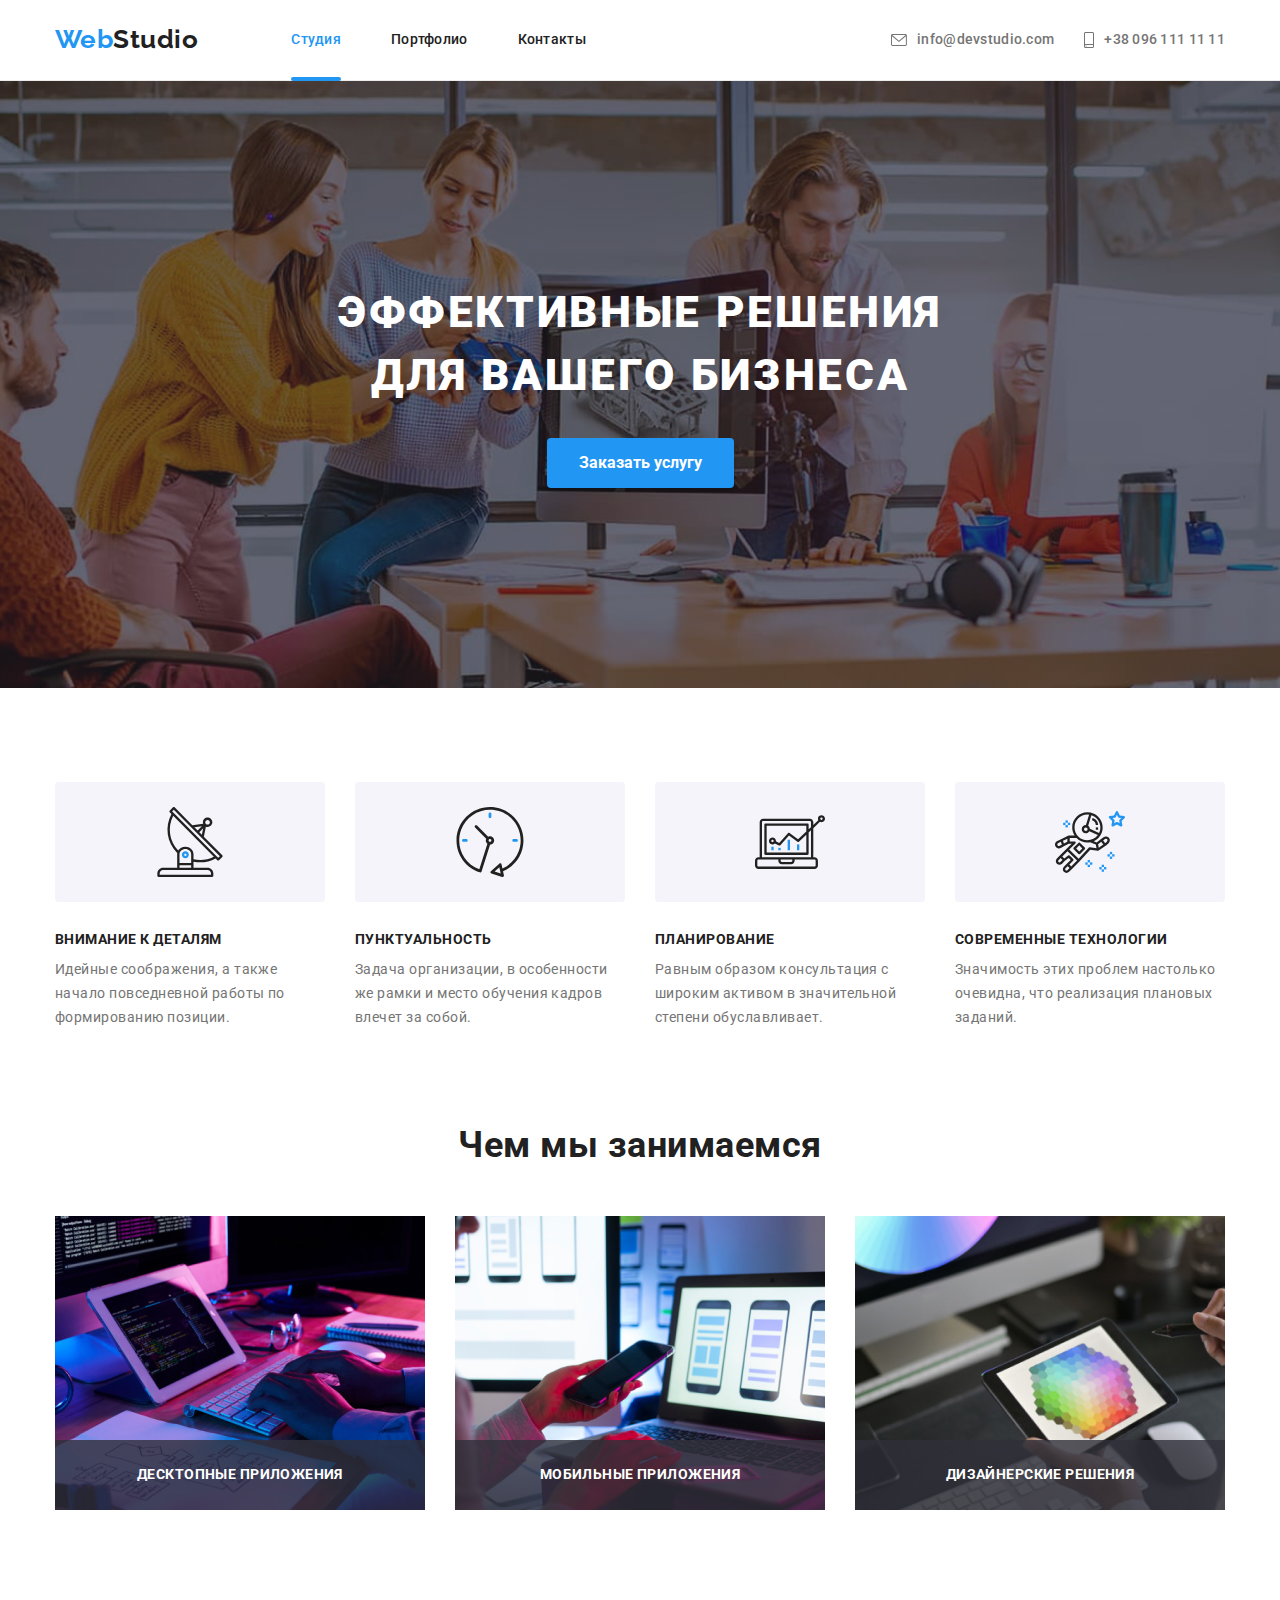
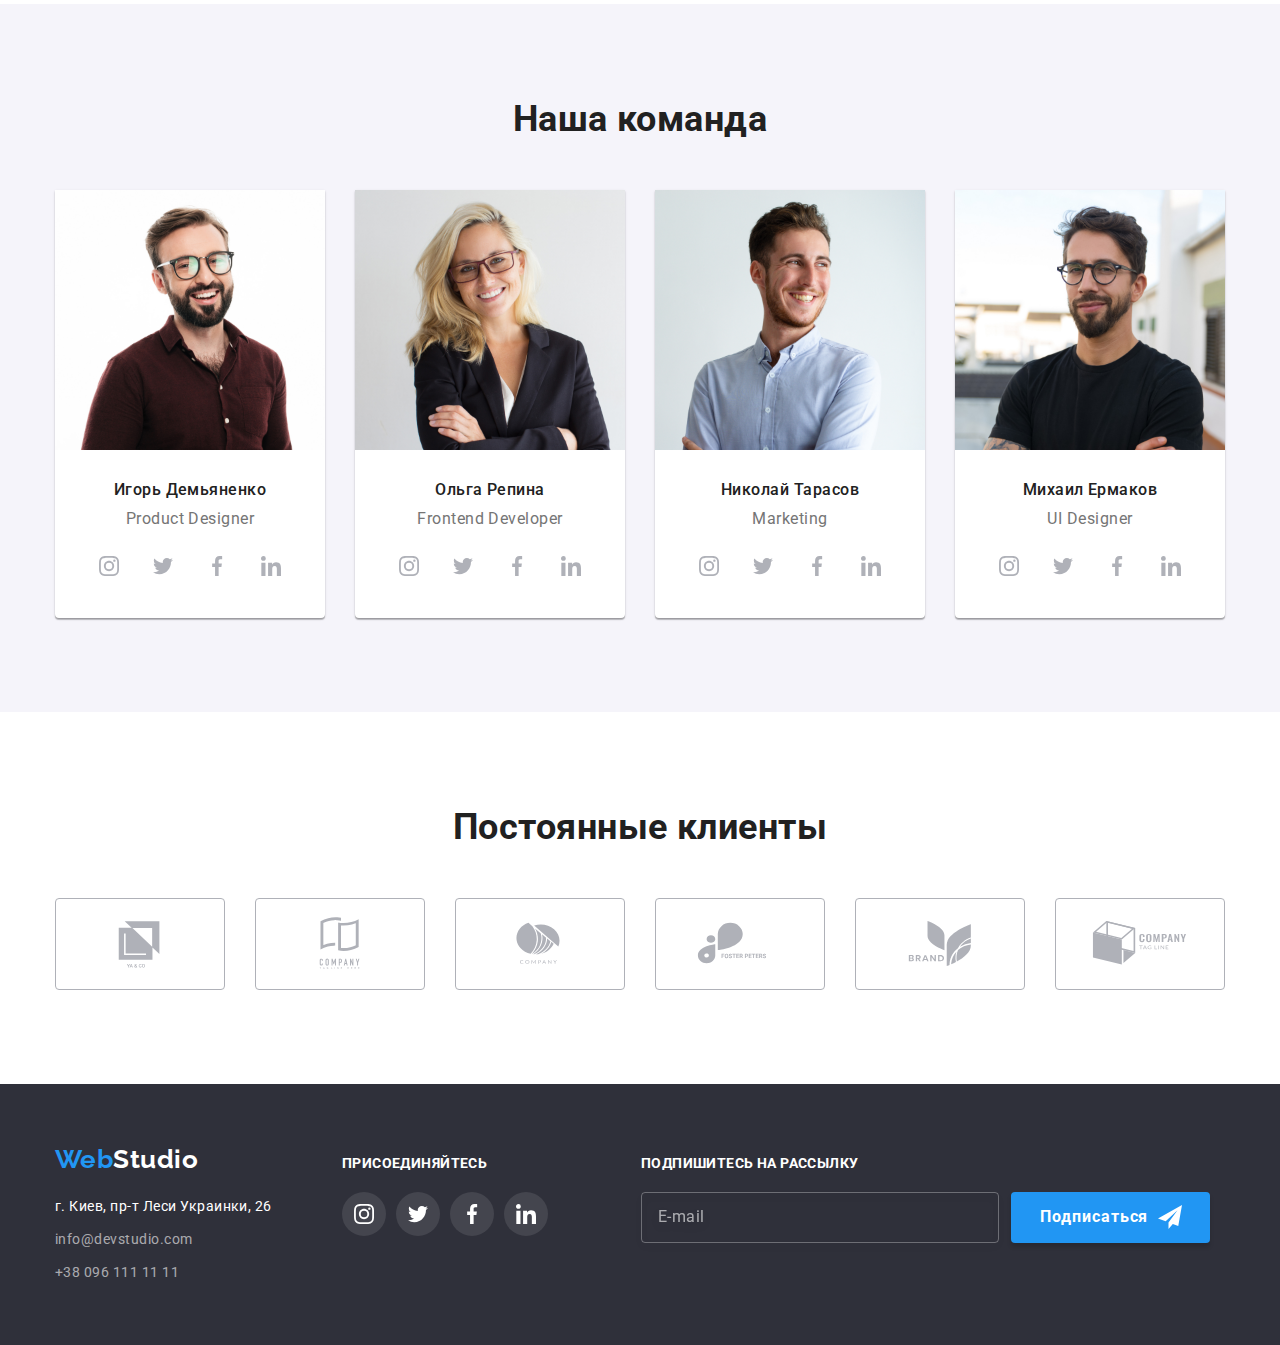
<file: index.html>
<!DOCTYPE html>
<html lang="ru">

<head>
    <meta charset="UTF-8">
    <meta http-equiv="X-UA-Compatible" content="IE=edge">
    <meta name="viewport" content="width=device-width, initial-scale=1.0">
    <title>Главная</title>
    <link
        href="https://fonts.googleapis.com/css2?family=Raleway:wght@700&family=Roboto:wght@400;500;700;900&display=swap"
        rel="stylesheet" />
    <link rel="stylesheet"
        href="https://cdnjs.cloudflare.com/ajax/libs/modern-normalize/1.1.0/modern-normalize.min.css" />
    <link rel="stylesheet" href="./CSS/styles.css" />
</head>

<body>
    <!--Шапка-->
    <header class="page-header">
        <div class="container main-nav">
            <nav class="main-nav">
                <a href="./index.html" class="logo">
                    Web<span>Studio</span>
                </a>

                <ul class="site-nav list">
                    <li class="item"><a href="./index.html" class="link current">Студия</a></li>
                    <li class="item"><a href="./portfolio.html" class="link">Портфолио</a></li>
                    <li class="item"><a href="" class="link">Контакты</a></li>
                </ul>
            </nav>

            <ul class="contacts list">
                <li class="item envelope"><a class="contacts link" href="mailto:info@devstudio.com">
                        <svg class="contacts-icon" width="16" height="12">
                            <use href="./images/sprite.svg#icon-envelope"></use>
                        </svg>
                        info@devstudio.com</a></li>
                <li class="item phone"><a class="contacts link" href="tel:380961111111">
                        <svg class="contacts-icon" width="10" height="16">
                            <use href="./images/sprite.svg#icon-smartphone"></use>
                        </svg>
                        +38 096 111 11 11</a></li>
            </ul>
        </div>
    </header>


    <main>
        <!--Герой-->
        <section class="section-hero">
            <h1 class="title">Эффективные решения для вашего бизнеса</h1>
            <button class="button primary" type="button" data-modal-open>Заказать услугу</button>
        </section>

        <div class="backdrop is-hidden" data-modal>
            <div class="modal">
                <button class="modal-btn" data-modal-close>
                    <svg class="modal-icon-close" width="18" height="18">
                        <use href="./images/form-sprite.svg#icon-close-modal"></use>
                    </svg>
                </button>

                <strong class="form-modal-title">Оставьте свои данные, мы вам перезвоним</strong>
                <form class="form">
                    <label class="form-field">
                        <span class="form-modal-label">Имя</span>
                        <div class="field-icon">
                            <input class="form-modal-input" type="text" name="user-name" id="user-name">
                            <svg class="form-modal-icon" width="18" height="18">
                            <use href="./images/form-sprite.svg#icon-user"></use>
                            </svg>
                        </div>
                        
                    </label>
                    
                    <label class="form-field">
                        <span class="form-modal-label">Телефон</span>
                        <div class="field-icon">
                            <input class="form-modal-input" type="tel" name="user-phone" id="user-phone">
                            <svg class="form-modal-icon" width="18" height="18">
                                <use href="./images/form-sprite.svg#icon-phone"></use>
                            </svg>
                        </div>
                    </label>
                        
                    <label class="form-field">
                        <span class="form-modal-label">Почта</span>
                        <div class="field-icon">
                            <input class="form-modal-input" type="email" name="user-mail" id="user-mail">
                            <svg class="form-modal-icon" width="18" height="18">
                                <use href="./images/form-sprite.svg#icon-mail"></use>
                            </svg>
                        </div>
                    </label>  
                            
                    <label class="form-field-comment">
                        <span class="form-modal-label">Комментарий</span>
                        <textarea class="modal-comment" name="comment" rows="5" placeholder="Введите текст"></textarea>
                    </label>
                                   
                
                    <label class="form-field-checkbox">
                        <input class="checkbox" type="checkbox"/>
                        <span class="custom-checkbox">
                            <svg class="custom-checkbox-icon"  width="16" height="15">
                                <use href="./images/form-sprite.svg#icon-check"></use>
                            </svg>
                        </span>
                        <span class="checkbox-description">Соглашаюсь с рассылкой и принимаю <a class="form-modal-link" href="">Условия договора</a></span>
                    </label>

                    <div class="form-field-btn">
                        <button class="form-modal-btn" 
                        type="submit">Отправить</button>
                    </div>
                    
                </form>
            </div>
        </div>

        <!--Принципы работы-->
        <section class="section-rules">
            <div class="container">
                <ul class="list rules">
                    <li class="item antenna">
                        <h3 class="title">Внимание к деталям</h3>
                        <p class="text">Идейные соображения, а также начало повседневной работы по формированию позиции.
                        </p>
                    </li>
                    <li class="item clock">
                        <h3 class="title">Пунктуальность</h3>
                        <p class="text">Задача организации, в особенности же рамки и место обучения кадров влечет за
                            собой.</p>
                    </li>
                    <li class="item diagram">
                        <h3 class="title">Планирование</h3>
                        <p class="text">Равным образом консультация с широким активом в значительной степени
                            обуславливает.</p>
                    </li>
                    <li class="item astronaut">
                        <h3 class="title">Современные технологии</h3>
                        <p class="text">Значимость этих проблем настолько очевидна, что реализация плановых заданий.</p>
                    </li>
                </ul>
            </div>
        </section>

        <!--Чем занимаемся-->
        <section class="section-work">
            <div class="container">
                <h2 class="title">Чем мы занимаемся</h2>
                <ul class="list work">
                    <li class="item">
                        <p class="text">Десктопные приложения</p>
                        <img class="img" src="./images/photo-1.jpg" alt="Создание сайтов" width="370"
                            height="294"></li>
                    <li class="item">
                        <p class="text">Мобильные приложения</p>
                        <img class="img" src="./images/photo-2.jpg" alt="Разработка приложений" width="370"
                            height="294"></li>
                    <li class="item">
                        <p class="text">Дизайнерские решения</p>
                        <img class="img" src="./images/photo-3.jpg" alt="Внешнее оформление" width="370"
                            height="294"></li>
                </ul>
            </div>
        </section>

        <!--Наша команда-->
        <section class="section-team">
            <div class="container">
                <h2 class="title">Наша команда</h2>

                <ul class="list team">
                    <li class="item mamber"><img class="img" src="./images/team-member1.jpg" alt="Игорь Демьяненко"
                            width="270" height="260">
                        <h3 class="title-mamber">Игорь Демьяненко</h3>
                        <p class="text">Product Designer</p>
                        <ul class="list socials">
                            <li class="socials item">
                                <a class="socials-link" href="" target="_blank" rel="noopener noreferrer"
                                    aria-label="иконка instagram">
                                    <svg class="socials-icon" width="20" height="20">
                                        <use href="./images/sprite.svg#icon-instagram"></use>
                                    </svg>
                                </a>
                            </li>
                            <li class="socials item">
                                <a class="socials-link" href="" target="_blank" rel="noopener noreferrer"
                                    aria-label="иконка twitter">
                                    <svg class="socials-icon" width="20" height="20">
                                        <use href="./images/sprite.svg#icon-twitter"></use>
                                    </svg>
                                </a>
                            </li>
                            <li class="socials item">
                                <a class="socials-link" href="" target="_blank" rel="noopener noreferrer"
                                    aria-label="иконка facebook">
                                    <svg class="socials-icon" width="20" height="20">
                                        <use href="./images/sprite.svg#icon-facebook"></use>
                                    </svg>
                                </a>
                            </li>
                            <li class="socials item">
                                <a class="socials-link" href="" target="_blank" rel="noopener noreferrer"
                                    aria-label="иконка linkedin">
                                    <svg class="socials-icon" width="20" height="20">
                                        <use href="./images/sprite.svg#icon-linkedin"></use>
                                    </svg>
                                </a>
                            </li>
                        </ul>
                    </li>
                    <li class="item mamber"><img class="img" src="./images/team-member2.jpg" alt="Ольга Репина"
                            width="270" height="260">
                        <h3 class="title-mamber">Ольга Репина</h3>
                        <p class="text">Frontend Developer</p>
                        <ul class="list socials">
                            <li class="socials item">
                                <a class="socials-link" href="" target="_blank" rel="noopener noreferrer"
                                    aria-label="иконка instagram">
                                    <svg class="socials-icon" width="20" height="20">
                                        <use href="./images/sprite.svg#icon-instagram"></use>
                                    </svg>
                                </a>
                            </li>
                            <li class="socials item">
                                <a class="socials-link" href="" target="_blank" rel="noopener noreferrer"
                                    aria-label="иконка twitter">
                                    <svg class="socials-icon" width="20" height="20">
                                        <use href="./images/sprite.svg#icon-twitter"></use>
                                    </svg>
                                </a>
                            </li>
                            <li class="socials item">
                                <a class="socials-link" href="" target="_blank" rel="noopener noreferrer"
                                    aria-label="иконка facebook">
                                    <svg class="socials-icon" width="20" height="20">
                                        <use href="./images/sprite.svg#icon-facebook"></use>
                                    </svg>
                                </a>
                            </li>
                            <li class="socials item">
                                <a class="socials-link" href="" target="_blank" rel="noopener noreferrer"
                                    aria-label="иконка linkedin">
                                    <svg class="socials-icon" width="20" height="20">
                                        <use href="./images/sprite.svg#icon-linkedin"></use>
                                    </svg>
                                </a>
                            </li>
                        </ul>
                    </li>
                    <li class="item mamber"><img class="img" src="./images/team-member3.jpg" alt="Николай Тарасов"
                            width="270" height="260">
                        <h3 class="title-mamber">Николай Тарасов</h3>
                        <p class="text">Marketing</p>
                        <ul class="list socials">
                            <li class="socials item">
                                <a class="socials-link" href="" target="_blank" rel="noopener noreferrer"
                                    aria-label="иконка instagram">
                                    <svg class="socials-icon" width="20" height="20">
                                        <use href="./images/sprite.svg#icon-instagram"></use>
                                    </svg>
                                </a>
                            </li>
                            <li class="socials item">
                                <a class="socials-link" href="" target="_blank" rel="noopener noreferrer"
                                    aria-label="иконка twitter">
                                    <svg class="socials-icon" width="20" height="20">
                                        <use href="./images/sprite.svg#icon-twitter"></use>
                                    </svg>
                                </a>
                            </li>
                            <li class="socials item">
                                <a class="socials-link" href="" target="_blank" rel="noopener noreferrer"
                                    aria-label="иконка facebook">
                                    <svg class="socials-icon" width="20" height="20">
                                        <use href="./images/sprite.svg#icon-facebook"></use>
                                    </svg>
                                </a>
                            </li>
                            <li class="socials item">
                                <a class="socials-link" href="" target="_blank" rel="noopener noreferrer"
                                    aria-label="иконка linkedin">
                                    <svg class="socials-icon" width="20" height="20">
                                        <use href="./images/sprite.svg#icon-linkedin"></use>
                                    </svg>
                                </a>
                            </li>
                        </ul>
                    </li>
                    <li class="item mamber"><img class="img" src="./images/team-member4.jpg" alt="Михаил Ермаков"
                            width="270" height="260">
                        <h3 class="title-mamber">Михаил Ермаков</h3>
                        <p class="text">UI Designer</p>
                        <ul class="list socials">
                            <li class="socials item">
                                <a class="socials-link" href="" target="_blank" rel="noopener noreferrer"
                                    aria-label="иконка instagram">
                                    <svg class="socials-icon" width="20" height="20">
                                        <use href="./images/sprite.svg#icon-instagram"></use>
                                    </svg>
                                </a>
                            </li>
                            <li class="socials item">
                                <a class="socials-link" href="" target="_blank" rel="noopener noreferrer"
                                    aria-label="иконка twitter">
                                    <svg class="socials-icon" width="20" height="20">
                                        <use href="./images/sprite.svg#icon-twitter"></use>
                                    </svg>
                                </a>
                            </li>
                            <li class="socials item">
                                <a class="socials-link" href="" target="_blank" rel="noopener noreferrer"
                                    aria-label="иконка facebook">
                                    <svg class="socials-icon" width="20" height="20">
                                        <use href="./images/sprite.svg#icon-facebook"></use>
                                    </svg>
                                </a>
                            </li>
                            <li class="socials item">
                                <a class="socials-link" href="" target="_blank" rel="noopener noreferrer"
                                    aria-label="иконка linkedin">
                                    <svg class="socials-icon" width="20" height="20">
                                        <use href="./images/sprite.svg#icon-linkedin"></use>
                                    </svg>
                                </a>
                            </li>
                        </ul>
                    </li>
                </ul>
            </div>
        </section>

        <!--Постоянные клиенты-->
        <section class="section-clients">
            <div class="container">
                <h2 class="title">Постоянные клиенты</h2>
                <ul class="list clients">
                    <li class="item">
                        <a class="clients-link" href="">
                            <svg class="clients-icon" width="106" height="60">
                                <use href="./images/sprite.svg#icon-client-1"></use>
                            </svg>
                        </a>
                    </li>
                    <li class="item">
                        <a class="clients-link" href="">
                            <svg class="clients-icon" width="106" height="60">
                                <use href="./images/sprite.svg#icon-client-2"></use>
                            </svg>
                        </a>
                    </li>
                    <li class="item">
                        <a class="clients-link" href="">
                            <svg class="clients-icon" width="106" height="60">
                                <use href="./images/sprite.svg#icon-client-3"></use>
                            </svg>
                        </a>
                    </li>
                    <li class="item">
                        <a class="clients-link" href="">
                            <svg class="clients-icon" width="106" height="60">
                                <use href="./images/sprite.svg#icon-client-4"></use>
                            </svg>
                        </a>
                    </li>
                    <li class="item">
                        <a class="clients-link" href="">
                            <svg class="clients-icon" width="106" height="60">
                                <use href="./images/sprite.svg#icon-client-5"></use>
                            </svg>
                        </a>
                    </li>
                    <li class="item">
                        <a class="clients-link" href="">
                            <svg class="clients-icon" width="106" height="60">
                                <use href="./images/sprite.svg#icon-client-6"></use>
                            </svg>
                        </a>
                    </li>
                </ul>
            </div>
        </section>
    </main>

    <!--Футер-->
    <footer class="footer">
        <div class="container container-footer">
            <div class="footer-address">
                <a href="./index.html" class="logo">
                    Web<span>Studio</span>
                </a>

                <address class="address">
                    г. Киев, пр-т Леси Украинки, 26
                </address>

                <address>
                    <ul class="footer-list list">
                        <li class="footer-item"><a href="mailto:info@devstudio.com" class="link">info@devstudio.com</a>
                        </li>
                        <li class="footer-item"><a href="tel:380961111111" class="link">+38 096 111 11 11</a></li>
                    </ul>
                </address>
            </div>

            <div class="join-footer">
                <h3 class="title">присоединяйтесь</h3>
                <ul class="list join-list">
                    <li class="join item">
                        <a class="join-link" href="" target="_blank" rel="noopener noreferrer"
                            aria-label="иконка instagram">
                            <svg class="join-icon" width="20" height="20">
                                <use href="./images/sprite.svg#icon-instagram"></use>
                            </svg>
                        </a>
                    </li>
                    <li class="join item">
                        <a class="join-link" href="" target="_blank" rel="noopener noreferrer"
                            aria-label="иконка twitter">
                            <svg class="join-icon" width="20" height="20">
                                <use href="./images/sprite.svg#icon-twitter"></use>
                            </svg>
                        </a>
                    </li>
                    <li class="join item">
                        <a class="join-link" href="" target="_blank" rel="noopener noreferrer"
                            aria-label="иконка facebook">
                            <svg class="join-icon" width="20" height="20">
                                <use href="./images/sprite.svg#icon-facebook"></use>
                            </svg>
                        </a>
                    </li>
                    <li class="join item">
                        <a class="join-link" href="" target="_blank" rel="noopener noreferrer"
                            aria-label="иконка linkedin">
                            <svg class="join-icon" width="20" height="20">
                                <use href="./images/sprite.svg#icon-linkedin"></use>
                            </svg>
                        </a>
                    </li>
                </ul>
            </div>
            
        <div class="footer-subscription">
            <strong class="form-footer-title">Подпишитесь на рассылку</strong>
            <form class="form-footer">
                <label class="form-footer-field">
                    <input class="form-footer-input" type="email" placeholder="E-mail">
                </label>

                <button class="form-footer-btn" type="submit">Подписаться
                    <svg class="form-footer-icon" width="24" height="24">
                        <use href="./images/form-sprite.svg#icon-send"></use>
                    </svg>
                </button>
            </form>
        </div>
            
        </div>

    </footer>

    <script src="./js/modal.js"></script>

</body>

</html>
</file>
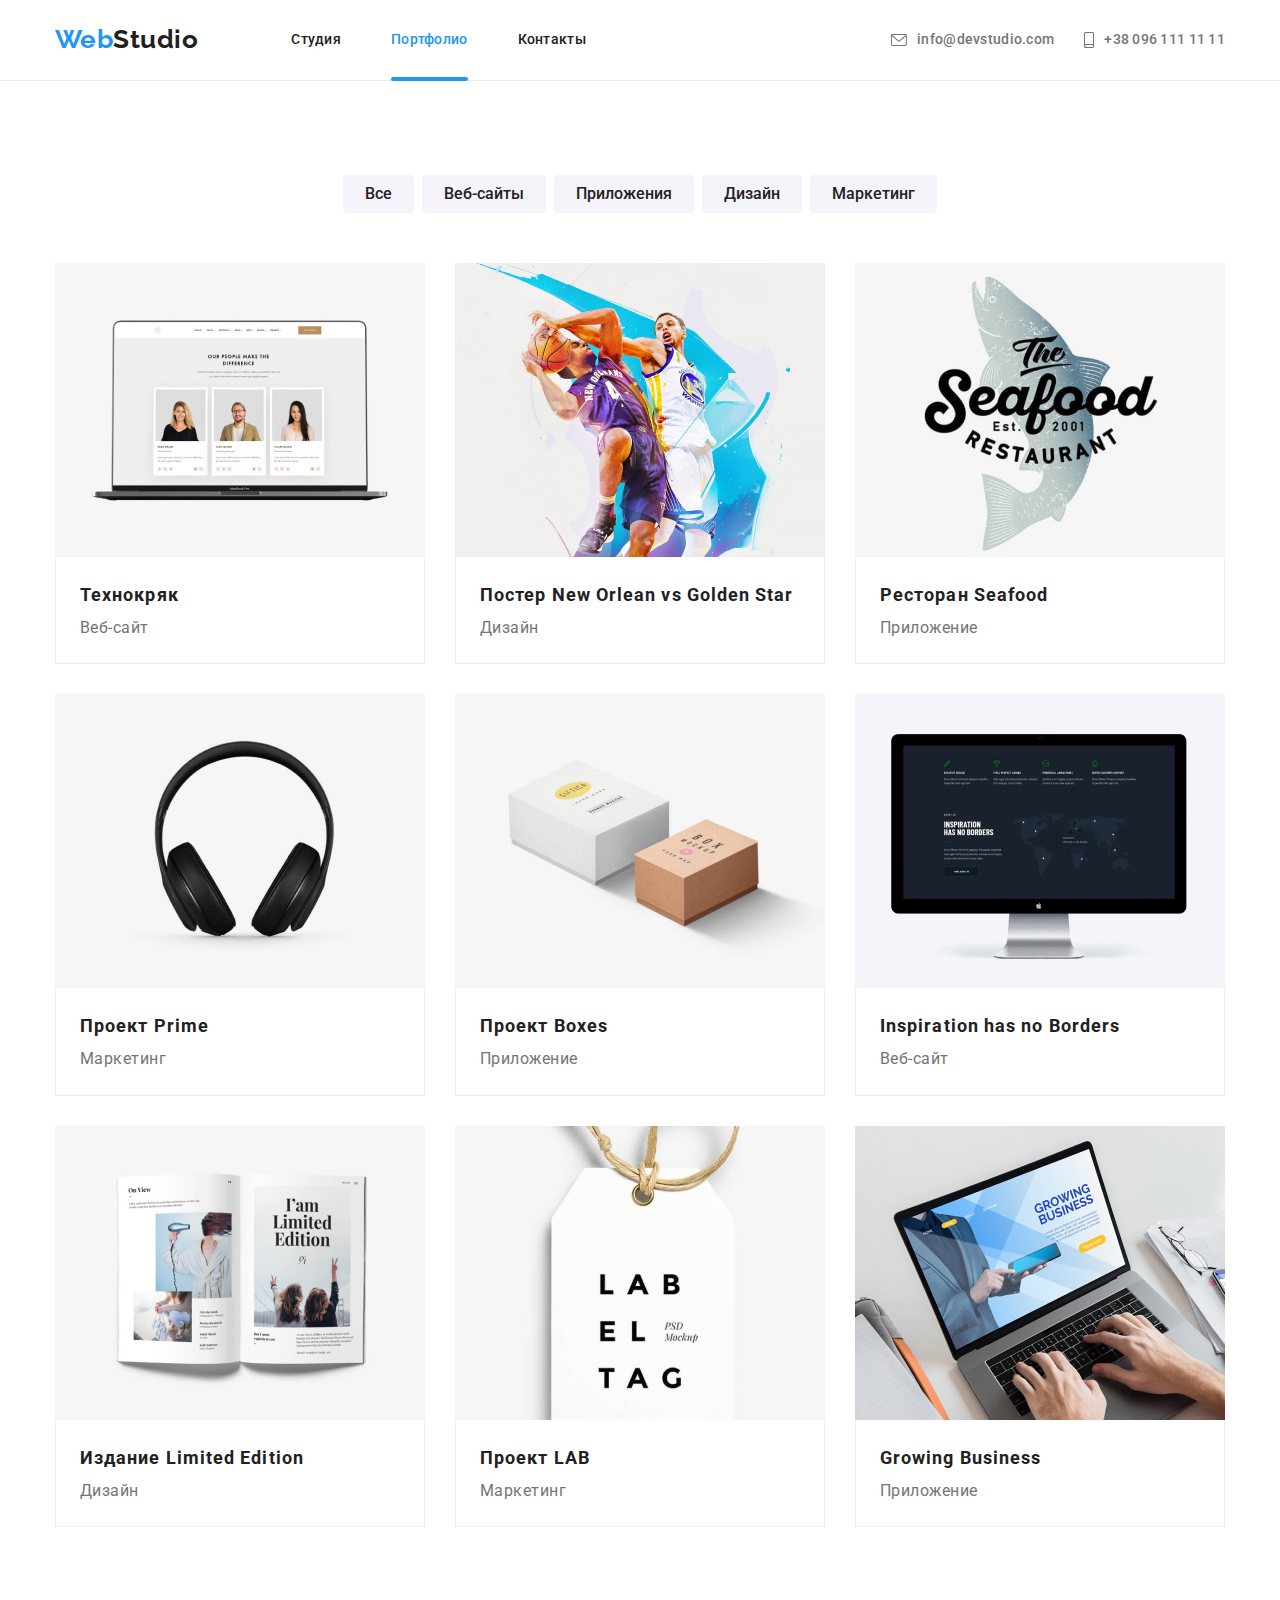
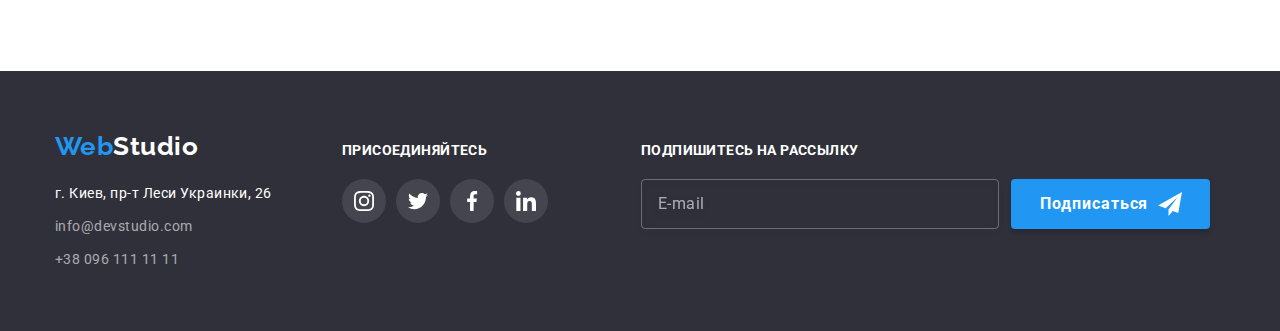
<file: portfolio.html>
<!DOCTYPE html>
<html lang="en">
<head>
    <meta charset="UTF-8">
    <meta http-equiv="X-UA-Compatible" content="IE=edge">
    <meta name="viewport" content="width=device-width, initial-scale=1.0">
    <title>Портфолио</title>
    <link href="https://fonts.googleapis.com/css2?family=Raleway:wght@700&family=Roboto:wght@400;500;700;900&display=swap"
        rel="stylesheet" />
    <link rel="stylesheet" href="https://cdnjs.cloudflare.com/ajax/libs/modern-normalize/1.1.0/modern-normalize.min.css" />
    <link rel="stylesheet" href="./CSS/styles.css"/>
  </head>
<body>
<!--Шапка-->
<header class="page-header">
    <div class="container main-nav">
        <nav class="main-nav">
            <a href="./index.html" class="logo">
                Web<span>Studio</span>
            </a>

            <ul class="site-nav list">
                <li class="item"><a href="./index.html" class="link">Студия</a></li>
                <li class="item"><a href="./portfolio.html" class="link current">Портфолио</a></li>
                <li class="item"><a href="" class="link">Контакты</a></li>
            </ul>
        </nav>

        <ul class="contacts list">
            <li class="item envelope"><a class="contacts link" href="mailto:info@devstudio.com">
                    <svg class="contacts-icon" width="16" height="12">
                        <use href="./images/sprite.svg#icon-envelope"></use>
                    </svg>
                    info@devstudio.com</a></li>
            <li class="item phone"><a class="contacts link" href="tel:380961111111">
                    <svg class="contacts-icon" width="10" height="16">
                        <use href="./images/sprite.svg#icon-smartphone"></use>
                    </svg>
                    +38 096 111 11 11</a></li>
        </ul>
    </div>
</header>

<main>

    <section class="portfolio">
        <div class="container">
            <ul class="list filter">
                <li class="item"><button class="button" type="button">Все</button></li>
                <li class="item"><button class="button" type="button">Веб-сайты</button></li>
                <li class="item"><button class="button" type="button">Приложения</button></li>
                <li class="item"><button class="button" type="button">Дизайн</button></li>
                <li class="item"><button class="button" type="button">Маркетинг</button></li>
            </ul>
            
            
            <ul class="projects list">
                <li class="item">
                    <a class="link" href="">
                    <div class="projects-thumb">
                            <img class="img" src="./images/technokryak.jpg" alt="Технокряк" width="370" height="294">
                            <p class="text-projects">Ресурс предлагает комплексные предложения с разным уровнем функционала и сервисов. Все это
                                позволит посетителю получить
                                исчерпывающие сведения о компании или частном лице.</p>
                    </div>
                       <div class="border"> 
                        <h2 class="title">Технокряк</h2>
                        <p class="text">Веб-сайт</p>
                        </div>
                    </a>
                </li>
                <li class="item">
                    <a class="link" href="">
                    <div class="projects-thumb">
                        <img class="img" src="./images/poster.jpg" alt="Постер New Orlean vs Golden Star" width="370" height="294">
                        <p class="text-projects">Ресурс предлагает комплексные предложения с разным уровнем функционала и сервисов. Все это
                            позволит посетителю получить
                            исчерпывающие сведения о компании или частном лице.</p>
                    </div>
                       <div class="border"> 
                        <h2 class="title">Постер New Orlean vs Golden Star</h2>
                        <p class="text">Дизайн</p>
                        </div>
                    </a>
                </li>
                <li class="item">
                    <a class="link" href="">
                    <div class="projects-thumb">
                        <img class="img" src="./images/restaurant.jpg" alt="Ресторан Seafood" width="370" height="294">
                        <p class="text-projects">Ресурс предлагает комплексные предложения с разным уровнем функционала и сервисов. Все это
                            позволит посетителю получить
                            исчерпывающие сведения о компании или частном лице.</p>
                    </div>
                       <div class="border"> 
                        <h2 class="title">Ресторан Seafood</h2>
                        <p class="text">Приложение</p>
                        </div>
                    </a>
                </li>
                <li class="item">
                    <a class="link" href="">
                    <div class="projects-thumb">
                        <img class="img" src="./images/project-prime.jpg" alt="Проект Prime" width="370" height="294">
                        <p class="text-projects">Ресурс предлагает комплексные предложения с разным уровнем функционала и сервисов. Все это
                            позволит посетителю получить
                            исчерпывающие сведения о компании или частном лице.</p>
                    </div>
                       <div class="border"> 
                        <h2 class="title">Проект Prime</h2>
                        <p class="text">Маркетинг</p>
                        </div>
                    </a>
                </li>
                <li class="item">
                    <a class="link" href="">
                    <div class="projects-thumb">
                        <img class="img" src="./images/project-boxes.jpg" alt="Проект Boxes" width="370" height="294">
                        <p class="text-projects">Ресурс предлагает комплексные предложения с разным уровнем функционала и сервисов. Все это
                            позволит посетителю получить
                            исчерпывающие сведения о компании или частном лице.</p>
                    </div>
                       <div class="border"> 
                        <h2 class="title">Проект Boxes</h2>
                        <p class="text">Приложение</p>
                        </div>
                    </a>
                </li>
                <li class="item">
                    <a class="link" href="">
                    <div class="projects-thumb">
                        <img class="img" src="./images/inspiration.jpg" alt="Inspiration has no Borders" width="370" height="294">
                        <p class="text-projects">Ресурс предлагает комплексные предложения с разным уровнем функционала и сервисов. Все это
                            позволит посетителю получить
                            исчерпывающие сведения о компании или частном лице.</p>
                    </div>
                       <div class="border"> 
                        <h2 class="title">Inspiration has no Borders</h2>
                        <p class="text">Веб-сайт</p>
                        </div>
                    </a>
                </li>
                <li class="item">
                    <a class="link" href="">
                    <div class="projects-thumb">
                        <img class="img" src="./images/limited-edition.jpg" alt="Издание Limited Edition" width="370" height="294">
                        <p class="text-projects">Ресурс предлагает комплексные предложения с разным уровнем функционала и сервисов. Все это
                            позволит посетителю получить
                            исчерпывающие сведения о компании или частном лице.</p>
                    </div>
                       <div class="border"> 
                        <h2 class="title">Издание Limited Edition</h2>
                        <p class="text">Дизайн</p>
                        </div>
                    </a>
                </li>
                <li class="item">
                    <a class="link" href="">
                    <div class="projects-thumb">
                        <img class="img" src="./images/project-lab.jpg" alt="Проект LAB" width="370" height="294">
                        <p class="text-projects">Ресурс предлагает комплексные предложения с разным уровнем функционала и сервисов. Все это
                            позволит посетителю получить
                            исчерпывающие сведения о компании или частном лице.</p>
                    </div>
                       <div class="border"> 
                        <h2 class="title">Проект LAB</h2>
                        <p class="text">Маркетинг</p>
                        </div>
                    </a>
                </li>
                <li class="item">
                    <a class="link" href="">
                    <div class="projects-thumb">
                        <img class="img" src="./images/growing-business.jpg" alt="Growing Business" width="370" height="294">
                        <p class="text-projects">Ресурс предлагает комплексные предложения с разным уровнем функционала и сервисов. Все это
                            позволит посетителю получить
                            исчерпывающие сведения о компании или частном лице.</p>
                    </div>
                       <div class="border"> 
                        <h2 class="title">Growing Business</h2>
                        <p class="text">Приложение</p>
                        </div>
                    </a>
                </li>
            </ul>

        </div>
    </section>

</main>

<!--Футер-->
<footer class="footer">
    <div class="container container-footer">
        <div class="footer-address">
            <a href="./index.html" class="logo">
                Web<span>Studio</span>
            </a>

            <address class="address">
                г. Киев, пр-т Леси Украинки, 26
            </address>

            <address>
                <ul class="footer-list list">
                    <li class="footer-item"><a href="mailto:info@devstudio.com" class="link">info@devstudio.com</a>
                    </li>
                    <li class="footer-item"><a href="tel:380961111111" class="link">+38 096 111 11 11</a></li>
                </ul>
            </address>
        </div>

        <div class="join-footer">
            <h3 class="title">присоединяйтесь</h3>
            <ul class="list join-list">
                <li class="join item">
                    <a class="join-link" href="" target="_blank" rel="noopener noreferrer"
                        aria-label="иконка instagram">
                        <svg class="join-icon" width="20" height="20">
                            <use href="./images/sprite.svg#icon-instagram"></use>
                        </svg>
                    </a>
                </li>
                <li class="join item">
                    <a class="join-link" href="" target="_blank" rel="noopener noreferrer" aria-label="иконка twitter">
                        <svg class="join-icon" width="20" height="20">
                            <use href="./images/sprite.svg#icon-twitter"></use>
                        </svg>
                    </a>
                </li>
                <li class="join item">
                    <a class="join-link" href="" target="_blank" rel="noopener noreferrer" aria-label="иконка facebook">
                        <svg class="join-icon" width="20" height="20">
                            <use href="./images/sprite.svg#icon-facebook"></use>
                        </svg>
                    </a>
                </li>
                <li class="join item">
                    <a class="join-link" href="" target="_blank" rel="noopener noreferrer" aria-label="иконка linkedin">
                        <svg class="join-icon" width="20" height="20">
                            <use href="./images/sprite.svg#icon-linkedin"></use>
                        </svg>
                    </a>
                </li>
            </ul>
        </div>

        <div class="footer-subscription">
            <strong class="form-footer-title">Подпишитесь на рассылку</strong>
            <form class="form-footer">
                <label class="form-footer-field">
                    <input class="form-footer-input" type="email" placeholder="E-mail">
                </label>
        
                <button class="form-footer-btn" type="submit">Подписаться
                    <svg class="form-footer-icon" width="24" height="24">
                        <use href="./images/form-sprite.svg#icon-send"></use>
                    </svg>
                </button>
            </form>
        </div>
        
    </div>

</footer>

</body>

</html>
</file>
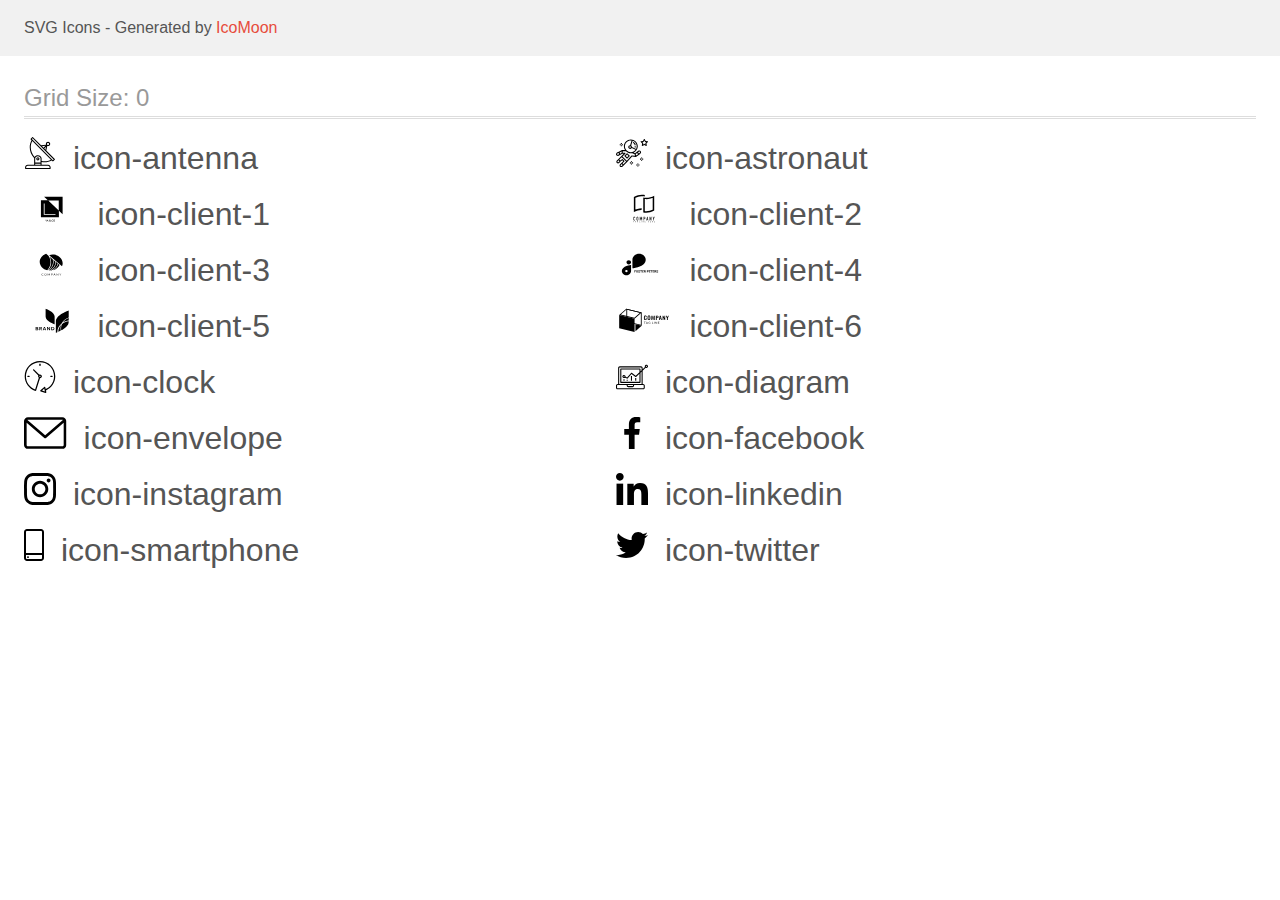
<file: images/icomoon/demo.html>
<!doctype html>
<html>
<head>
    <title>IcoMoon - SVG Icons</title>
    <meta charset="utf-8">
    <meta name="viewport" content="width=device-width, initial-scale=1">
    <link rel="stylesheet" href="demo-files/demo.css">
    <link rel="stylesheet" href="style.css">
</head>
<body>
<svg aria-hidden="true" style="position: absolute; width: 0; height: 0; overflow: hidden;" version="1.1" xmlns="http://www.w3.org/2000/svg" xmlns:xlink="http://www.w3.org/1999/xlink">
<defs>
<symbol id="icon-antenna" viewBox="0 0 32 32">
<path d="M30.773 22.098l-8.443-8.505 0.937-4.615c0.242 0.094 0.499 0.144 0.758 0.146h0.006c1.192 0.014 2.17-0.941 2.184-2.133s-0.941-2.17-2.133-2.184c-1.192-0.014-2.17 0.941-2.184 2.133-0.003 0.255 0.039 0.509 0.125 0.749l-4.96 0.605-8.091-8.133c-0.099-0.101-0.235-0.159-0.377-0.16-0.14 0.001-0.274 0.056-0.373 0.155l-1.513 1.504c-0.208 0.208-0.208 0.546 0 0.754l0.814 0.826c-3.153 5.798-2.129 12.978 2.519 17.663 0.043 0.041 0.092 0.074 0.146 0.098-0.034 0.18-0.051 0.364-0.052 0.547v6.187h-6.4c-1.472 0.002-2.665 1.195-2.667 2.667v1.067c0 0.295 0.239 0.533 0.533 0.533h24.533c0.295 0 0.533-0.239 0.533-0.533v-1.067c-0.002-1.472-1.195-2.665-2.667-2.667h-6.4v-2.742c1.003 0.21 2.024 0.317 3.049 0.32 2.458-0.003 4.877-0.615 7.040-1.783l0.818 0.823c0.099 0.101 0.235 0.159 0.377 0.16 0.14-0.001 0.274-0.056 0.373-0.155l1.513-1.504c0.208-0.208 0.208-0.546 0-0.754zM23.28 6.233c0.418-0.415 1.093-0.414 1.508 0.004s0.414 1.093-0.004 1.508c-0.2 0.199-0.47 0.31-0.752 0.31h-0.003c-0.589-0.003-1.064-0.483-1.061-1.072 0.002-0.282 0.115-0.552 0.314-0.751h-0.002zM22.024 9.738l-0.598 2.946-1.175-1.182 1.774-1.763zM21.419 8.836l-1.92 1.909-1.485-1.493 3.405-0.415zM24.004 28.8c0.884 0 1.6 0.716 1.6 1.6v0.533h-23.467v-0.533c0-0.884 0.716-1.6 1.6-1.6h20.267zM16.537 26.667v1.067h-5.333v-1.067h5.333zM11.204 25.6v-4.053c0-1.294 1.196-2.347 2.667-2.347s2.667 1.053 2.667 2.347v4.053h-5.333zM17.604 23.904v-2.357c0-1.882-1.675-3.413-3.733-3.413-1.331-0.020-2.576 0.657-3.281 1.786-4.058-4.274-4.971-10.645-2.279-15.887l18.602 18.708c-2.872 1.461-6.165 1.873-9.309 1.163zM28.893 23.22l-21.057-21.181 0.755-0.752 7.935 7.98c0.004 0 0.006 0.007 0.010 0.010l13.115 13.191-0.757 0.752z"></path>
<path d="M13.876 20.267h-0.005c-0.884-0.001-1.601 0.714-1.602 1.598s0.714 1.601 1.598 1.602h0.005c0.884 0.001 1.601-0.714 1.602-1.598s-0.714-1.601-1.598-1.602zM14.249 22.245c-0.1 0.1-0.236 0.156-0.378 0.155-0.295-0.002-0.532-0.242-0.531-0.536 0.001-0.141 0.057-0.276 0.157-0.375s0.233-0.154 0.373-0.155c0.295 0.002 0.532 0.241 0.53 0.536-0.001 0.141-0.057 0.276-0.157 0.375h0.005z"></path>
</symbol>
<symbol id="icon-astronaut" viewBox="0 0 32 32">
<path d="M31.974 4.524c-0.063-0.193-0.229-0.333-0.43-0.363l-1.91-0.278-0.855-1.731c-0.179-0.365-0.777-0.365-0.956 0l-0.855 1.731-1.91 0.278c-0.201 0.029-0.367 0.17-0.431 0.363-0.062 0.193-0.011 0.405 0.135 0.547l1.383 1.348-0.326 1.903c-0.034 0.2 0.048 0.402 0.212 0.522 0.166 0.121 0.382 0.135 0.562 0.040l1.709-0.899 1.709 0.899c0.078 0.041 0.164 0.061 0.249 0.061 0.11 0 0.221-0.034 0.314-0.102 0.164-0.119 0.246-0.322 0.212-0.522l-0.326-1.903 1.383-1.348c0.145-0.142 0.197-0.354 0.135-0.547zM29.511 5.851c-0.125 0.122-0.183 0.299-0.153 0.472l0.191 1.114-1-0.526c-0.078-0.041-0.163-0.061-0.249-0.061s-0.17 0.020-0.249 0.061l-1.001 0.526 0.191-1.114c0.030-0.173-0.028-0.349-0.153-0.472l-0.81-0.789 1.119-0.163c0.174-0.025 0.324-0.134 0.402-0.292l0.5-1.013 0.5 1.013c0.078 0.157 0.228 0.267 0.402 0.292l1.119 0.163-0.809 0.789z"></path>
<path d="M26.134 20.522h-1.067v1.067h1.067v-1.067z"></path>
<path d="M26.134 22.656h-1.067v1.067h1.067v-1.067z"></path>
<path d="M27.2 21.589h-1.067v1.067h1.067v-1.067z"></path>
<path d="M25.067 21.589h-1.067v1.067h1.067v-1.067z"></path>
<path d="M22.4 26.389h-1.067v1.067h1.067v-1.067z"></path>
<path d="M22.4 28.522h-1.067v1.067h1.067v-1.067z"></path>
<path d="M23.467 27.456h-1.067v1.067h1.067v-1.067z"></path>
<path d="M21.333 27.456h-1.067v1.067h1.067v-1.067z"></path>
<path d="M16 24.256h-1.067v1.067h1.067v-1.067z"></path>
<path d="M16 26.389h-1.067v1.067h1.067v-1.067z"></path>
<path d="M17.067 25.322h-1.067v1.067h1.067v-1.067z"></path>
<path d="M14.933 25.322h-1.067v1.067h1.067v-1.067z"></path>
<path d="M5.867 6.122h-1.067v1.067h1.067v-1.067z"></path>
<path d="M5.867 8.255h-1.067v1.067h1.067v-1.067z"></path>
<path d="M6.933 7.189h-1.067v1.067h1.067v-1.067z"></path>
<path d="M4.8 7.189h-1.067v1.067h1.067v-1.067z"></path>
<path d="M24.715 14.159c-0.287-0.388-0.709-0.637-1.188-0.705-0.481-0.068-0.956 0.058-1.34 0.352l-1.252 0.96-1.898 1.417-1.358-0.541c2.421-1.086 4.114-3.508 4.114-6.32 0-3.823-3.123-6.933-6.961-6.933s-6.961 3.11-6.961 6.933c0 1.386 0.414 2.674 1.12 3.758l-2.764-0.024c-0.002 0-0.003 0-0.005 0-0.009 0-0.015 0.004-0.023 0.005-0.053 0.002-0.105 0.013-0.155 0.031-0.013 0.005-0.026 0.008-0.038 0.013-0.006 0.003-0.013 0.003-0.019 0.006l-3.233 1.596c-0.001 0-0.001 0-0.001 0.001l-1.893 0.911c-0.021 0.009-0.042 0.021-0.063 0.035-0.755 0.502-1.012 1.489-0.598 2.295 0.22 0.429 0.595 0.745 1.056 0.889 0.178 0.055 0.359 0.083 0.539 0.083 0.29 0 0.577-0.071 0.839-0.211l1.388-0.738 2.264-1.169 1.357-0.008-5.442 5.416c-0.001 0.001-0.001 0.001-0.002 0.001l-1.339 1.333c-0.316 0.315-0.49 0.732-0.49 1.178s0.174 0.863 0.49 1.179c0.325 0.323 0.752 0.485 1.179 0.485s0.854-0.162 1.18-0.485l1.314-1.309 1.741-1.3 0.901 0.897-1.762 1.754c-0 0.001-0.001 0.001-0.002 0.001l-1.339 1.333c-0.316 0.315-0.49 0.732-0.49 1.178s0.174 0.863 0.49 1.179c0.325 0.323 0.753 0.485 1.18 0.485s0.855-0.162 1.18-0.485l3.482-3.467c0.001-0.001 0.001-0.001 0.001-0.002l1.010-1-0.004-0.004c0.006-0.006 0.015-0.009 0.022-0.015l5.166-5.658 3.471 0.494c0.025 0.004 0.050 0.005 0.075 0.005 0.065 0 0.127-0.015 0.187-0.038 0.018-0.006 0.033-0.015 0.050-0.023 0.019-0.010 0.039-0.015 0.058-0.027l3.213-2.133c0.012-0.008 0.018-0.021 0.029-0.029 0.013-0.010 0.029-0.014 0.041-0.026l1.271-1.191c0.662-0.62 0.753-1.635 0.212-2.362zM2.13 17.77c-0.173 0.093-0.37 0.111-0.558 0.052-0.187-0.058-0.338-0.186-0.427-0.358-0.161-0.314-0.068-0.695 0.214-0.902l1.314-0.632 0.449 1.312-0.992 0.528zM5.628 15.942l-1.548 0.8-0.439-1.283 2.027-1.001-0.040 1.484zM20.727 9.322c0 0.918-0.219 1.785-0.599 2.559l-4.181-1.899c-0.044-0.573-0.341-1.075-0.788-1.388l1.464-4.86c2.378 0.756 4.105 2.974 4.105 5.588zM8.938 9.322c0-3.235 2.644-5.867 5.894-5.867 0.253 0 0.5 0.021 0.745 0.052l-1.432 4.754c-0.019-0.001-0.037-0.006-0.057-0.006-1.033 0-1.873 0.837-1.873 1.867s0.84 1.867 1.873 1.867c0.694 0 1.294-0.383 1.618-0.945l3.862 1.755c-1.075 1.446-2.795 2.39-4.737 2.39-3.25 0-5.894-2.632-5.894-5.867zM14.894 10.122c0 0.441-0.362 0.8-0.806 0.8s-0.806-0.359-0.806-0.8c0-0.441 0.362-0.8 0.806-0.8s0.806 0.359 0.806 0.8zM2.465 25.146c-0.236 0.234-0.619 0.234-0.854 0.001-0.114-0.114-0.176-0.263-0.176-0.423s0.062-0.309 0.176-0.421l0.962-0.958 0.851 0.848-0.959 0.955zM5.679 28.88c-0.236 0.234-0.619 0.235-0.855 0.001-0.114-0.114-0.176-0.263-0.176-0.423s0.062-0.309 0.176-0.421l0.963-0.959 0.852 0.848-0.96 0.955zM9.16 25.411c-0.001 0-0.001 0-0.002 0.001l-1.765 1.76-0.852-0.848 1.763-1.755c0 0 0 0 0-0s0.001-0.001 0.002-0.001c0.040-0.040 0.065-0.088 0.090-0.135 0.007-0.014 0.020-0.026 0.026-0.040 0.017-0.041 0.019-0.085 0.026-0.129 0.003-0.025 0.014-0.047 0.014-0.073 0-0.036-0.013-0.070-0.020-0.106-0.006-0.032-0.006-0.065-0.019-0.095-0.020-0.050-0.055-0.094-0.091-0.138-0.010-0.012-0.014-0.027-0.025-0.038 0 0 0 0-0.001 0s-0.001-0.002-0.001-0.002l-1.607-1.6c-0.017-0.017-0.039-0.024-0.058-0.038-0.028-0.022-0.055-0.042-0.087-0.058-0.030-0.015-0.061-0.024-0.093-0.033-0.034-0.010-0.067-0.017-0.103-0.020-0.033-0.002-0.063 0.001-0.095 0.005-0.036 0.004-0.069 0.009-0.104 0.020-0.034 0.011-0.063 0.027-0.094 0.045-0.020 0.011-0.042 0.015-0.061 0.029l-1.773 1.324-0.901-0.897 2.399-2.386 4.361 4.289-0.928 0.919zM15.979 18.394c-0.015-0.002-0.030 0.004-0.045 0.003-0.039-0.002-0.076 0.001-0.115 0.007-0.030 0.005-0.059 0.011-0.088 0.021-0.034 0.012-0.065 0.028-0.097 0.047-0.030 0.018-0.057 0.037-0.083 0.061-0.013 0.011-0.028 0.017-0.040 0.029l-4.698 5.146-4.328-4.257 2.833-2.818c0.209-0.208 0.21-0.546 0.002-0.755-0.105-0.105-0.243-0.157-0.381-0.156v-0.001l-2.219 0.013 0.028-1.607 3.104 0.027c1.265 1.294 3.029 2.101 4.981 2.101 0.437 0 0.864-0.045 1.279-0.123 0.040 0.032 0.079 0.065 0.13 0.085l2.41 0.96 0.331 1.644-3.003-0.427zM20.020 18.572l-0.313-1.558 1.446-1.080 0.947 1.257-2.080 1.381zM23.774 15.741l-0.838 0.785-0.931-1.236 0.831-0.637c0.155-0.119 0.351-0.168 0.543-0.143 0.193 0.027 0.364 0.128 0.48 0.284 0.217 0.292 0.18 0.699-0.085 0.947z"></path>
<path d="M13.602 18.544l-2.143-2.133c-0.207-0.207-0.545-0.207-0.753 0l-2.142 2.133c-0.1 0.101-0.157 0.236-0.157 0.378s0.056 0.278 0.157 0.378l2.142 2.133c0.104 0.103 0.241 0.155 0.377 0.155s0.273-0.052 0.376-0.155l2.143-2.133c0.1-0.1 0.157-0.236 0.157-0.378s-0.057-0.278-0.157-0.378zM11.083 20.303l-1.387-1.381 1.387-1.381 1.387 1.381-1.387 1.381z"></path>
<path d="M17.164 5.071l-0.258 1.036c0.071 0.018 1.738 0.452 1.738 2.149h1.067c-0-2.017-1.666-2.965-2.547-3.185z"></path>
<path d="M19.711 9.322h-1.067v1.067h1.067v-1.067z"></path>
</symbol>
<symbol id="icon-client-1" viewBox="0 0 57 32">
<path d="M20.267 3.733l3.738 3.538-6.938-0.004v17.166h18.133v-6.564l3.733 3.534v-17.671h-18.667zM35.036 17.455l-10.597-10.032h10.597v10.032zM31.746 21.923h-11.81v-11.545h0.835v10.764h10.975v0.782zM22.725 26.72l-0.436 0.898-0.436-0.898h-0.366l0.637 1.198v0.698h0.331v-0.698l0.635-1.198h-0.365zM23.273 28.615l0.154-0.441h0.734l0.155 0.441h0.344l-0.717-1.896h-0.296l-0.716 1.896h0.342zM23.794 27.122l0.275 0.786h-0.549l0.275-0.786zM25.531 27.863c-0.048 0.073-0.072 0.153-0.072 0.241 0 0.16 0.056 0.29 0.168 0.389s0.263 0.148 0.451 0.148 0.349-0.051 0.484-0.152l0.107 0.126h0.367l-0.279-0.329c0.109-0.149 0.164-0.341 0.164-0.574h-0.275c0 0.128-0.026 0.243-0.079 0.348l-0.366-0.432 0.129-0.094c0.091-0.066 0.157-0.132 0.197-0.198s0.060-0.14 0.060-0.219c0-0.12-0.044-0.22-0.133-0.301s-0.201-0.122-0.339-0.122c-0.153 0-0.274 0.043-0.365 0.13s-0.135 0.203-0.135 0.352c0 0.061 0.014 0.124 0.043 0.189s0.081 0.144 0.155 0.237c-0.141 0.101-0.235 0.188-0.283 0.262zM26.386 28.282c-0.093 0.071-0.193 0.107-0.299 0.107-0.095 0-0.17-0.027-0.227-0.082s-0.085-0.126-0.085-0.214c0-0.102 0.052-0.192 0.156-0.271l0.040-0.029 0.414 0.488zM26.046 27.442c-0.089-0.11-0.134-0.202-0.134-0.275 0-0.063 0.018-0.116 0.055-0.158s0.085-0.063 0.147-0.063c0.057 0 0.105 0.018 0.142 0.053s0.056 0.077 0.056 0.126c0 0.075-0.027 0.136-0.081 0.184l-0.040 0.033-0.145 0.099zM29.132 28.472c0.13-0.114 0.205-0.272 0.224-0.474h-0.328c-0.017 0.135-0.059 0.232-0.124 0.29s-0.162 0.087-0.292 0.087c-0.142 0-0.249-0.054-0.323-0.161s-0.109-0.264-0.109-0.469v-0.168c0.002-0.202 0.041-0.355 0.117-0.46s0.188-0.158 0.331-0.158c0.123 0 0.217 0.030 0.28 0.091s0.104 0.158 0.12 0.294h0.328c-0.021-0.207-0.095-0.368-0.223-0.482s-0.296-0.171-0.505-0.171c-0.155 0-0.293 0.037-0.411 0.111s-0.209 0.179-0.272 0.315c-0.063 0.136-0.095 0.294-0.095 0.473v0.177c0.003 0.174 0.035 0.328 0.098 0.46s0.151 0.234 0.266 0.306c0.115 0.071 0.249 0.107 0.4 0.107 0.216 0 0.389-0.056 0.52-0.169zM31.068 28.206c0.064-0.141 0.096-0.304 0.096-0.49v-0.105c-0.001-0.185-0.034-0.347-0.099-0.486s-0.158-0.247-0.277-0.32c-0.119-0.075-0.256-0.112-0.41-0.112s-0.292 0.038-0.411 0.113c-0.119 0.075-0.211 0.183-0.277 0.324s-0.098 0.305-0.098 0.49v0.107c0.001 0.181 0.034 0.342 0.099 0.48s0.159 0.246 0.279 0.322c0.121 0.075 0.258 0.112 0.411 0.112 0.155 0 0.293-0.037 0.411-0.112s0.212-0.183 0.276-0.323zM30.716 27.135c0.080 0.112 0.12 0.273 0.12 0.483v0.099c0 0.214-0.040 0.376-0.119 0.487s-0.19 0.167-0.336 0.167c-0.144 0-0.257-0.057-0.339-0.171s-0.121-0.275-0.121-0.483v-0.109c0.002-0.204 0.043-0.362 0.122-0.473s0.192-0.168 0.335-0.168c0.146 0 0.258 0.056 0.337 0.168z"></path>
</symbol>
<symbol id="icon-client-2" viewBox="0 0 57 32">
<path d="M26.727 3.165h-0.073c-0.112-0.007-0.224-0.010-0.336-0.012v0h-0.243c-0.212 0-0.428 0.005-0.642 0.016-0.016-0.001-0.032-0.001-0.049 0-1.944 0.11-3.848 0.596-5.609 1.431l-0.231 0.111v11.809l0.54-0.183c0.474-0.163 0.978-0.309 1.5-0.445 1.411-0.362 2.861-0.555 4.317-0.574v1.551c-0.193 0.001-0.38 0.007-0.568 0.016h-0.045c-1.121 0.061-2.233 0.232-3.322 0.51-1.378 0.345-2.708 0.863-3.957 1.542v-15.145c1.298-0.757 2.695-1.325 4.151-1.688 1.278-0.33 2.593-0.5 3.913-0.504h0.228c0.273 0.007 0.538 0.019 0.788 0.038 0.658 0.046 1.31 0.15 1.95 0.311v1.527c-0.621-0.145-1.253-0.24-1.889-0.285-0.013-0.001-0.026-0.002-0.039-0.003-0.132-0.011-0.263-0.022-0.386-0.022zM29.415 4.726c0.339 0.026 0.689 0.038 1.044 0.038 1.388-0.005 2.769-0.182 4.114-0.528 1.378-0.346 2.706-0.865 3.956-1.543v14.875c-1.298 0.756-2.696 1.325-4.153 1.688-1.279 0.329-2.593 0.498-3.913 0.503-1 0.008-1.997-0.11-2.968-0.35v-14.971c0.229 0.053 0.465 0.102 0.706 0.142 0.394 0.066 0.81 0.115 1.214 0.145zM36.985 4.841l-0.54 0.182c-0.497 0.167-0.997 0.316-1.5 0.449-1.465 0.377-2.971 0.57-4.483 0.575-0.352 0-0.676-0.010-0.989-0.030l-0.43-0.028v12.148l0.37 0.033c0.343 0.030 0.696 0.045 1.052 0.045 1.191-0.005 2.377-0.159 3.531-0.457 0.95-0.238 1.874-0.57 2.759-0.991l0.231-0.111v-11.813z"></path>
<path d="M19.060 24.113c-0.078-0.080-0.171-0.144-0.274-0.186s-0.214-0.061-0.326-0.057c-0.119-0.002-0.237 0.021-0.347 0.065-0.101 0.040-0.193 0.101-0.27 0.178s-0.135 0.17-0.174 0.271c-0.042 0.107-0.063 0.22-0.062 0.335v2.023c-0.005 0.143 0.022 0.284 0.080 0.415 0.048 0.104 0.117 0.196 0.202 0.271 0.081 0.068 0.176 0.117 0.278 0.144 0.098 0.028 0.2 0.042 0.302 0.042 0.113 0.001 0.224-0.023 0.326-0.070 0.101-0.044 0.193-0.108 0.27-0.187 0.075-0.079 0.135-0.171 0.177-0.271 0.043-0.102 0.065-0.212 0.065-0.323v-0.226h-0.529v0.18c0.002 0.062-0.009 0.123-0.031 0.18-0.017 0.043-0.043 0.082-0.077 0.114-0.033 0.026-0.070 0.046-0.111 0.058-0.036 0.012-0.073 0.018-0.111 0.019-0.047 0.006-0.095-0.002-0.139-0.021s-0.081-0.049-0.11-0.088c-0.050-0.081-0.074-0.176-0.070-0.271v-1.887c-0.003-0.105 0.019-0.208 0.065-0.302 0.027-0.043 0.066-0.077 0.112-0.098s0.097-0.030 0.147-0.024c0.046-0.002 0.091 0.008 0.132 0.028s0.077 0.049 0.104 0.086c0.059 0.078 0.090 0.173 0.088 0.271v0.175h0.524v-0.206c0.001-0.121-0.021-0.241-0.065-0.354-0.039-0.106-0.099-0.203-0.177-0.285z"></path>
<path d="M22.202 24.090c-0.169-0.142-0.381-0.221-0.602-0.222-0.108 0-0.215 0.020-0.316 0.057-0.103 0.037-0.198 0.093-0.279 0.165-0.088 0.079-0.158 0.175-0.205 0.283-0.053 0.124-0.079 0.257-0.077 0.392v1.941c-0.004 0.137 0.023 0.272 0.077 0.397 0.048 0.104 0.118 0.197 0.205 0.271 0.081 0.075 0.176 0.133 0.279 0.171 0.101 0.037 0.208 0.056 0.316 0.057s0.215-0.020 0.316-0.057c0.105-0.038 0.202-0.096 0.286-0.171 0.084-0.076 0.152-0.168 0.2-0.271 0.054-0.125 0.081-0.261 0.077-0.397v-1.941c0.003-0.135-0.024-0.268-0.077-0.392-0.047-0.107-0.115-0.203-0.2-0.283zM21.955 26.706c0.004 0.052-0.003 0.104-0.021 0.152s-0.047 0.092-0.084 0.128c-0.070 0.059-0.158 0.091-0.249 0.091s-0.179-0.032-0.249-0.091c-0.037-0.036-0.066-0.080-0.084-0.128s-0.025-0.101-0.021-0.152v-1.941c-0.004-0.052 0.003-0.104 0.021-0.152s0.047-0.092 0.084-0.128c0.070-0.059 0.158-0.091 0.249-0.091s0.179 0.032 0.249 0.091c0.037 0.036 0.066 0.080 0.084 0.128s0.025 0.101 0.021 0.152v1.941z"></path>
<path d="M26.329 27.573v-3.674h-0.509l-0.668 1.945h-0.009l-0.673-1.945h-0.503v3.674h0.525v-2.235h0.009l0.514 1.58h0.262l0.518-1.58h0.009v2.235h0.525z"></path>
<path d="M29.311 24.157c-0.081-0.091-0.183-0.16-0.297-0.201-0.123-0.040-0.251-0.059-0.38-0.057h-0.78v3.674h0.523v-1.435h0.27c0.163 0.007 0.326-0.027 0.472-0.1 0.119-0.066 0.218-0.163 0.287-0.281 0.061-0.098 0.101-0.206 0.12-0.32 0.021-0.138 0.030-0.278 0.028-0.418 0.005-0.176-0.012-0.353-0.051-0.525-0.035-0.127-0.101-0.243-0.193-0.338zM29.041 25.277c-0.002 0.067-0.019 0.132-0.049 0.191-0.030 0.056-0.077 0.102-0.135 0.129-0.078 0.035-0.162 0.050-0.247 0.046h-0.239v-1.249h0.27c0.081-0.004 0.162 0.012 0.236 0.046 0.054 0.031 0.097 0.079 0.123 0.136 0.029 0.065 0.044 0.134 0.046 0.205 0 0.077 0 0.159 0 0.244s0.005 0.174 0 0.252h-0.005z"></path>
<path d="M31.791 23.899h-0.429l-0.809 3.674h0.523l0.154-0.789h0.714l0.154 0.789h0.524l-0.83-3.674zM31.308 26.283l0.258-1.332h0.009l0.256 1.332h-0.524z"></path>
<path d="M35.173 26.112h-0.009l-0.791-2.213h-0.503v3.674h0.523v-2.209h0.011l0.8 2.209h0.492v-3.674h-0.523v2.213z"></path>
<path d="M38.372 23.899l-0.421 1.461h-0.011l-0.421-1.461h-0.554l0.719 2.121v1.553h0.524v-1.553l0.719-2.121h-0.554z"></path>
<path d="M17.6 28.61h0.252v0.708h0.171v-0.708h0.251v-0.145h-0.675v0.145z"></path>
<path d="M19.721 28.465l-0.331 0.853h0.182l0.070-0.194h0.34l0.073 0.194h0.186l-0.339-0.853h-0.182zM19.694 28.981l0.116-0.316 0.116 0.316h-0.232z"></path>
<path d="M21.818 29.004h0.197v0.11c-0.058 0.046-0.129 0.071-0.202 0.072-0.034 0.002-0.069-0.004-0.1-0.019s-0.059-0.036-0.081-0.063c-0.045-0.065-0.068-0.143-0.063-0.222 0-0.19 0.082-0.285 0.246-0.285 0.043-0.004 0.086 0.007 0.121 0.032s0.061 0.062 0.072 0.104l0.169-0.033c-0.036-0.167-0.156-0.251-0.362-0.251-0.11-0.003-0.216 0.036-0.298 0.11-0.043 0.042-0.076 0.094-0.097 0.15s-0.030 0.117-0.025 0.178c-0.005 0.117 0.034 0.231 0.109 0.32 0.042 0.043 0.092 0.077 0.148 0.098s0.116 0.031 0.176 0.027c0.134 0.004 0.263-0.045 0.362-0.136v-0.336h-0.37v0.144z"></path>
<path d="M23.959 28.465h-0.173v0.853h0.598v-0.145h-0.425v-0.708z"></path>
<path d="M25.769 28.465h-0.173v0.853h0.173v-0.853z"></path>
<path d="M27.539 29.035l-0.349-0.57h-0.167v0.853h0.161v-0.557l0.343 0.557h0.171v-0.853h-0.158v0.57z"></path>
<path d="M29.14 28.943h0.425v-0.145h-0.425v-0.187h0.457v-0.145h-0.63v0.853h0.648v-0.145h-0.475v-0.231z"></path>
<path d="M33.020 28.802h-0.336v-0.336h-0.171v0.853h0.171v-0.373h0.336v0.373h0.171v-0.853h-0.171v0.336z"></path>
<path d="M34.629 28.943h0.426v-0.145h-0.426v-0.187h0.459v-0.145h-0.63v0.853h0.646v-0.145h-0.475v-0.231z"></path>
<path d="M36.812 28.943c0.148-0.023 0.224-0.102 0.224-0.237 0.004-0.036-0.001-0.073-0.016-0.106s-0.038-0.062-0.068-0.083c-0.077-0.039-0.163-0.056-0.25-0.050h-0.362v0.853h0.171v-0.357h0.034c0.037-0.002 0.073 0.004 0.107 0.019 0.025 0.015 0.046 0.037 0.061 0.062l0.186 0.271h0.205l-0.104-0.167c-0.046-0.082-0.111-0.153-0.189-0.205zM36.64 28.825h-0.127v-0.214h0.135c0.059-0.005 0.118 0.002 0.174 0.020 0.012 0.011 0.022 0.025 0.029 0.040s0.009 0.032 0.009 0.049c-0.001 0.017-0.005 0.033-0.013 0.048s-0.019 0.027-0.032 0.037c-0.056 0.017-0.115 0.024-0.174 0.020z"></path>
<path d="M38.458 28.943h0.425v-0.145h-0.425v-0.187h0.459v-0.145h-0.631v0.853h0.648v-0.145h-0.475v-0.231z"></path>
</symbol>
<symbol id="icon-client-3" viewBox="0 0 57 32">
<path d="M19.417 26.187c0.008 0 0.017 0.002 0.025 0.005s0.015 0.007 0.020 0.013l0.116 0.111c-0.090 0.090-0.202 0.162-0.327 0.211-0.147 0.053-0.305 0.079-0.464 0.076-0.149 0.003-0.298-0.021-0.436-0.071-0.125-0.045-0.237-0.113-0.329-0.2-0.094-0.089-0.166-0.194-0.212-0.308-0.051-0.127-0.076-0.261-0.074-0.396-0.002-0.135 0.025-0.27 0.080-0.397 0.051-0.115 0.127-0.22 0.225-0.308 0.099-0.087 0.218-0.155 0.349-0.201 0.143-0.048 0.296-0.072 0.449-0.071 0.143-0.003 0.285 0.019 0.417 0.064 0.115 0.043 0.221 0.104 0.313 0.178l-0.097 0.119c-0.007 0.008-0.015 0.016-0.025 0.021-0.012 0.007-0.025 0.010-0.039 0.009-0.015-0.001-0.030-0.005-0.042-0.013l-0.052-0.032-0.073-0.040c-0.031-0.015-0.064-0.028-0.097-0.039-0.043-0.013-0.087-0.024-0.132-0.032-0.057-0.009-0.115-0.013-0.173-0.013-0.111-0.001-0.22 0.017-0.323 0.053-0.096 0.034-0.182 0.084-0.253 0.149-0.073 0.069-0.128 0.15-0.164 0.238-0.041 0.101-0.061 0.207-0.060 0.313-0.002 0.108 0.018 0.216 0.060 0.318 0.035 0.087 0.090 0.167 0.161 0.236 0.067 0.064 0.149 0.114 0.241 0.147 0.095 0.034 0.197 0.051 0.3 0.050 0.059 0.001 0.119-0.003 0.177-0.010 0.096-0.010 0.188-0.039 0.269-0.085 0.041-0.023 0.079-0.049 0.115-0.078 0.015-0.012 0.035-0.020 0.055-0.020z"></path>
<path d="M22.776 25.629c0.002 0.134-0.025 0.267-0.078 0.393-0.047 0.114-0.122 0.218-0.219 0.305s-0.214 0.155-0.344 0.2c-0.285 0.094-0.599 0.094-0.884 0-0.129-0.046-0.245-0.114-0.342-0.201-0.097-0.089-0.172-0.194-0.221-0.308-0.105-0.255-0.105-0.533 0-0.787 0.050-0.115 0.125-0.22 0.221-0.31 0.097-0.084 0.214-0.15 0.342-0.193 0.284-0.096 0.6-0.096 0.884 0 0.129 0.046 0.246 0.114 0.343 0.201 0.096 0.088 0.17 0.191 0.22 0.304 0.054 0.127 0.080 0.261 0.078 0.395zM22.47 25.629c0.002-0.107-0.016-0.214-0.055-0.316-0.033-0.087-0.086-0.168-0.156-0.236-0.068-0.065-0.152-0.116-0.246-0.149-0.207-0.069-0.436-0.069-0.643 0-0.094 0.033-0.178 0.084-0.246 0.149-0.071 0.068-0.125 0.149-0.157 0.236-0.074 0.206-0.074 0.426 0 0.632 0.033 0.087 0.086 0.168 0.157 0.236 0.068 0.065 0.152 0.115 0.246 0.148 0.207 0.067 0.435 0.067 0.643 0 0.093-0.033 0.177-0.083 0.246-0.148 0.070-0.069 0.123-0.149 0.156-0.236 0.039-0.102 0.058-0.209 0.055-0.316z"></path>
<path d="M25.067 25.96l0.030 0.071c0.012-0.025 0.022-0.048 0.033-0.071 0.011-0.024 0.024-0.047 0.038-0.070l0.743-1.174c0.015-0.020 0.028-0.033 0.042-0.037 0.020-0.005 0.040-0.007 0.061-0.006h0.22v1.909h-0.26v-1.404c0-0.018 0-0.038 0-0.059-0.001-0.022-0.001-0.044 0-0.066l-0.747 1.19c-0.009 0.018-0.025 0.033-0.044 0.043s-0.041 0.016-0.064 0.016h-0.042c-0.023 0-0.045-0.005-0.064-0.016s-0.034-0.026-0.044-0.044l-0.769-1.198c0 0.023 0 0.046 0 0.068s0 0.043 0 0.061v1.404h-0.252v-1.905h0.22c0.021-0.001 0.041 0.001 0.061 0.006 0.018 0.008 0.032 0.021 0.041 0.037l0.759 1.175c0.015 0.022 0.028 0.045 0.038 0.068z"></path>
<path d="M27.864 25.865v0.715h-0.291v-1.906h0.649c0.122-0.002 0.244 0.012 0.362 0.042 0.094 0.023 0.181 0.064 0.256 0.119 0.065 0.052 0.114 0.116 0.145 0.187 0.034 0.078 0.051 0.161 0.049 0.244 0.001 0.084-0.017 0.167-0.054 0.244-0.035 0.073-0.089 0.138-0.157 0.191-0.075 0.057-0.162 0.1-0.257 0.126-0.113 0.031-0.232 0.046-0.35 0.044l-0.352-0.005zM27.864 25.66h0.352c0.076 0.001 0.153-0.009 0.225-0.029 0.060-0.018 0.115-0.046 0.163-0.082 0.044-0.035 0.078-0.078 0.099-0.126 0.024-0.051 0.036-0.105 0.035-0.16 0.003-0.053-0.007-0.106-0.029-0.155s-0.057-0.094-0.102-0.13c-0.111-0.075-0.251-0.112-0.391-0.102h-0.352v0.786z"></path>
<path d="M31.772 26.583h-0.23c-0.023 0.001-0.046-0.006-0.064-0.018-0.017-0.012-0.029-0.027-0.038-0.044l-0.198-0.461h-0.993l-0.205 0.461c-0.008 0.017-0.020 0.032-0.036 0.043-0.018 0.013-0.042 0.020-0.065 0.019h-0.23l0.872-1.909h0.302l0.884 1.909zM30.333 25.874h0.82l-0.346-0.777c-0.026-0.058-0.048-0.118-0.065-0.179l-0.034 0.1c-0.010 0.030-0.022 0.058-0.032 0.081l-0.343 0.776z"></path>
<path d="M33.029 24.682c0.017 0.008 0.032 0.020 0.044 0.034l1.272 1.439c0-0.023 0-0.046 0-0.067s0-0.043 0-0.063v-1.352h0.26v1.909h-0.145c-0.021 0.001-0.041-0.003-0.060-0.011-0.018-0.009-0.034-0.021-0.047-0.035l-1.271-1.438c0.001 0.022 0.001 0.044 0 0.066 0 0.021 0 0.040 0 0.058v1.361h-0.26v-1.909h0.154c0.018-0 0.036 0.003 0.052 0.009z"></path>
<path d="M36.748 25.823v0.758h-0.291v-0.758l-0.804-1.15h0.26c0.022-0.001 0.045 0.005 0.063 0.016 0.016 0.012 0.029 0.027 0.039 0.043l0.503 0.742c0.020 0.032 0.038 0.061 0.052 0.088s0.026 0.054 0.036 0.081l0.038-0.082c0.014-0.030 0.031-0.059 0.049-0.087l0.496-0.747c0.010-0.015 0.023-0.028 0.038-0.040 0.017-0.013 0.040-0.020 0.063-0.019h0.263l-0.806 1.155z"></path>
<path d="M24.923 21.47c0.127 0.014 0.255 0.025 0.384 0.035 1.962-0.763 3.622-2.011 4.772-3.588s1.74-3.415 1.695-5.282l-2.162-1.879c0.44 1.988 0.234 4.043-0.594 5.935s-2.245 3.547-4.094 4.779z"></path>
<path d="M24.151 21.383l0.058 0.010c1.975-1.228 3.482-2.942 4.323-4.921s0.981-4.133 0.4-6.181l-3.080-2.676c1.246 2.2 1.747 4.661 1.446 7.098s-1.393 4.75-3.147 6.67z"></path>
<path d="M34.596 14.841c-0.523 2.052-1.794 3.902-3.624 5.276-0.534 0.404-1.111 0.763-1.722 1.074 1.49-0.38 2.859-1.053 4.003-1.966s2.030-2.042 2.592-3.3l-1.249-1.084z"></path>
<path d="M34.106 14.539l-1.778-1.545c-0.034 1.762-0.61 3.483-1.669 4.986s-2.562 2.731-4.352 3.559h0.009c0.399-0 0.798-0.021 1.194-0.062 1.673-0.593 3.151-1.537 4.303-2.748s1.94-2.65 2.295-4.189z"></path>
<path d="M24.409 6.486l-2.122-1.846c-1.897 0.637-3.528 1.756-4.68 3.212s-1.772 3.179-1.778 4.946v0c0.007 1.952 0.763 3.846 2.149 5.383s3.322 2.628 5.501 3.101c1.946-2.060 3.085-4.605 3.252-7.266s-0.647-5.299-2.323-7.53z"></path>
<path d="M39.008 14.255c-0.008-2.316-1.070-4.535-2.955-6.173s-4.439-2.561-7.105-2.567c-1.232-0.001-2.453 0.196-3.602 0.582l12.99 11.286c0.445-0.998 0.673-2.058 0.672-3.128z"></path>
</symbol>
<symbol id="icon-client-4" viewBox="0 0 57 32">
<path d="M12.878 11.255h-0.002c-1.279 0-2.316 0.921-2.316 2.058v0.001c0 1.137 1.037 2.058 2.316 2.058h0.002c1.279 0 2.316-0.921 2.316-2.058v-0.001c0-1.137-1.037-2.058-2.316-2.058z"></path>
<path d="M29.971 10.597c-0.004-1.579-0.711-3.092-1.967-4.208s-2.958-1.745-4.735-1.749v0c-1.777 0.003-3.48 0.631-4.737 1.748s-1.964 2.63-1.968 4.209v8.706c0 0 13.405-1.327 13.406-8.704v-0.001z"></path>
<path d="M5.867 22.16c0.003 1.098 0.496 2.151 1.369 2.928s2.058 1.215 3.294 1.218c1.236-0.003 2.42-0.441 3.294-1.218s1.366-1.829 1.37-2.927v-6.057c0 0-9.327 0.924-9.327 6.056zM10.53 23.245c-0.242 0-0.478-0.064-0.678-0.183s-0.357-0.289-0.45-0.487c-0.092-0.198-0.117-0.417-0.069-0.627s0.163-0.404 0.334-0.556c0.171-0.152 0.388-0.255 0.625-0.297s0.482-0.020 0.706 0.062c0.223 0.082 0.414 0.221 0.548 0.4s0.206 0.388 0.206 0.603c0.001 0.143-0.031 0.284-0.092 0.417s-0.151 0.252-0.264 0.353c-0.114 0.101-0.248 0.182-0.397 0.236s-0.308 0.083-0.468 0.083v-0.004z"></path>
<path d="M19.956 22.647h-0.9v0.93h-0.469v-2.275h1.481v0.38h-1.012v0.588h0.9v0.378zM22.209 22.491c0 0.224-0.040 0.42-0.119 0.589s-0.193 0.299-0.341 0.391c-0.147 0.092-0.316 0.137-0.506 0.137-0.189 0-0.357-0.045-0.505-0.136s-0.262-0.22-0.344-0.387c-0.081-0.169-0.122-0.363-0.123-0.581v-0.112c0-0.224 0.040-0.421 0.12-0.591 0.081-0.171 0.195-0.302 0.342-0.392 0.148-0.092 0.317-0.137 0.506-0.137s0.358 0.046 0.505 0.137c0.148 0.091 0.262 0.221 0.342 0.392 0.081 0.17 0.122 0.366 0.122 0.589v0.102zM21.734 22.388c0-0.238-0.043-0.42-0.128-0.544s-0.207-0.186-0.366-0.186c-0.157 0-0.279 0.061-0.364 0.184-0.085 0.122-0.129 0.301-0.13 0.538v0.111c0 0.232 0.043 0.412 0.128 0.541s0.208 0.192 0.369 0.192c0.157 0 0.278-0.061 0.363-0.184 0.084-0.124 0.127-0.304 0.128-0.541v-0.111zM23.73 22.98c0-0.089-0.031-0.156-0.094-0.203-0.063-0.048-0.175-0.098-0.337-0.15-0.163-0.053-0.291-0.105-0.386-0.156-0.258-0.14-0.387-0.328-0.387-0.564 0-0.123 0.034-0.232 0.103-0.328 0.070-0.097 0.169-0.172 0.298-0.227 0.13-0.054 0.276-0.081 0.438-0.081 0.163 0 0.307 0.030 0.434 0.089 0.127 0.058 0.226 0.141 0.295 0.248s0.106 0.229 0.106 0.366h-0.469c0-0.104-0.033-0.185-0.098-0.242s-0.158-0.087-0.277-0.087c-0.115 0-0.204 0.024-0.267 0.073-0.064 0.048-0.095 0.111-0.095 0.191 0 0.074 0.037 0.136 0.111 0.186 0.075 0.050 0.185 0.097 0.33 0.141 0.267 0.080 0.461 0.18 0.583 0.298s0.183 0.267 0.183 0.444c0 0.197-0.075 0.352-0.223 0.464-0.149 0.111-0.349 0.167-0.602 0.167-0.175 0-0.334-0.032-0.478-0.095-0.144-0.065-0.254-0.153-0.33-0.264s-0.113-0.241-0.113-0.388h0.47c0 0.251 0.15 0.377 0.45 0.377 0.111 0 0.198-0.022 0.261-0.067 0.063-0.046 0.094-0.109 0.094-0.191zM26.231 21.682h-0.697v1.895h-0.469v-1.895h-0.687v-0.38h1.853v0.38zM27.869 22.591h-0.9v0.609h1.056v0.377h-1.525v-2.275h1.522v0.38h-1.053v0.542h0.9v0.367zM29.142 22.744h-0.373v0.833h-0.469v-2.275h0.845c0.269 0 0.476 0.060 0.622 0.18s0.219 0.289 0.219 0.508c0 0.155-0.034 0.285-0.102 0.389-0.067 0.103-0.168 0.185-0.305 0.247l0.492 0.93v0.022h-0.503l-0.427-0.833zM28.769 22.365h0.378c0.118 0 0.209-0.030 0.273-0.089 0.065-0.060 0.097-0.143 0.097-0.248 0-0.107-0.031-0.192-0.092-0.253-0.060-0.061-0.154-0.092-0.28-0.092h-0.377v0.683zM31.609 22.775v0.802h-0.469v-2.275h0.887c0.171 0 0.321 0.031 0.45 0.094s0.23 0.152 0.3 0.267c0.070 0.115 0.105 0.245 0.105 0.392 0 0.223-0.077 0.399-0.23 0.528-0.152 0.128-0.363 0.192-0.633 0.192h-0.411zM31.609 22.396h0.419c0.124 0 0.218-0.029 0.283-0.088 0.066-0.058 0.098-0.142 0.098-0.25 0-0.111-0.033-0.202-0.098-0.27s-0.156-0.104-0.272-0.106h-0.43v0.714zM34.575 22.591h-0.9v0.609h1.056v0.377h-1.525v-2.275h1.522v0.38h-1.053v0.542h0.9v0.367zM36.75 21.682h-0.697v1.895h-0.469v-1.895h-0.688v-0.38h1.853v0.38zM38.387 22.591h-0.9v0.609h1.056v0.377h-1.525v-2.275h1.522v0.38h-1.053v0.542h0.9v0.367zM39.661 22.744h-0.373v0.833h-0.469v-2.275h0.845c0.269 0 0.476 0.060 0.622 0.18s0.219 0.289 0.219 0.508c0 0.155-0.034 0.285-0.102 0.389-0.067 0.103-0.168 0.185-0.305 0.247l0.492 0.93v0.022h-0.503l-0.427-0.833zM39.287 22.365h0.378c0.118 0 0.209-0.030 0.273-0.089 0.065-0.060 0.097-0.143 0.097-0.248 0-0.107-0.031-0.192-0.092-0.253-0.060-0.061-0.154-0.092-0.28-0.092h-0.377v0.683zM42.042 22.98c0-0.089-0.031-0.156-0.094-0.203-0.063-0.048-0.175-0.098-0.337-0.15-0.163-0.053-0.291-0.105-0.386-0.156-0.258-0.14-0.388-0.328-0.388-0.564 0-0.123 0.034-0.232 0.103-0.328 0.070-0.097 0.169-0.172 0.298-0.227 0.13-0.054 0.276-0.081 0.438-0.081 0.163 0 0.307 0.030 0.434 0.089 0.127 0.058 0.226 0.141 0.295 0.248 0.071 0.107 0.106 0.229 0.106 0.366h-0.469c0-0.104-0.033-0.185-0.098-0.242s-0.158-0.087-0.277-0.087c-0.115 0-0.204 0.024-0.267 0.073-0.064 0.048-0.095 0.111-0.095 0.191 0 0.074 0.037 0.136 0.111 0.186 0.075 0.050 0.185 0.097 0.33 0.141 0.267 0.080 0.461 0.18 0.583 0.298s0.183 0.267 0.183 0.444c0 0.197-0.074 0.352-0.223 0.464-0.149 0.111-0.349 0.167-0.602 0.167-0.175 0-0.334-0.032-0.478-0.095-0.144-0.065-0.254-0.153-0.33-0.264-0.075-0.111-0.112-0.241-0.112-0.388h0.47c0 0.251 0.15 0.377 0.45 0.377 0.111 0 0.198-0.022 0.261-0.067 0.063-0.046 0.094-0.109 0.094-0.191z"></path>
</symbol>
<symbol id="icon-client-5" viewBox="0 0 57 32">
<path d="M14.27 23.859c0.13 0.147 0.199 0.332 0.196 0.521 0.007 0.123-0.017 0.247-0.070 0.361s-0.132 0.216-0.233 0.297c-0.252 0.175-0.565 0.26-0.881 0.24h-1.549v-3.302h1.517c0.299-0.018 0.596 0.059 0.84 0.219 0.098 0.075 0.176 0.17 0.227 0.277s0.074 0.224 0.068 0.341c0.009 0.182-0.054 0.361-0.176 0.505-0.118 0.131-0.28 0.222-0.462 0.258 0.205 0.034 0.391 0.134 0.523 0.282zM12.454 23.36h0.648c0.147 0.010 0.294-0.029 0.412-0.11 0.049-0.040 0.087-0.090 0.111-0.146s0.034-0.116 0.028-0.176c0.005-0.060-0.005-0.12-0.029-0.175s-0.061-0.106-0.108-0.147c-0.122-0.083-0.273-0.123-0.425-0.111h-0.638v0.866zM13.578 24.627c0.052-0.041 0.093-0.093 0.12-0.151s0.038-0.121 0.034-0.184c0.004-0.064-0.008-0.127-0.035-0.186s-0.069-0.111-0.121-0.153c-0.127-0.086-0.283-0.128-0.44-0.119h-0.68v0.908h0.689c0.155 0.008 0.309-0.032 0.435-0.114z"></path>
<path d="M17.371 25.278l-0.844-1.291h-0.317v1.291h-0.726v-3.302h1.374c0.346-0.022 0.689 0.078 0.957 0.281 0.192 0.179 0.308 0.415 0.327 0.666s-0.061 0.499-0.224 0.7c-0.17 0.178-0.401 0.296-0.655 0.336l0.898 1.32h-0.789zM16.21 23.538h0.594c0.412 0 0.618-0.167 0.618-0.5 0.004-0.068-0.007-0.136-0.033-0.2s-0.066-0.122-0.118-0.171c-0.13-0.099-0.298-0.147-0.467-0.134h-0.601l0.007 1.005z"></path>
<path d="M21.339 24.614h-1.446l-0.255 0.665h-0.761l1.328-3.265h0.823l1.323 3.265h-0.761l-0.25-0.665zM21.145 24.114l-0.529-1.394-0.529 1.394h1.057z"></path>
<path d="M26.305 25.278h-0.721l-1.616-2.245v2.245h-0.719v-3.302h0.719l1.616 2.258v-2.258h0.721v3.302z"></path>
<path d="M30.417 24.488c-0.149 0.249-0.376 0.452-0.652 0.582-0.314 0.145-0.662 0.217-1.013 0.208h-1.283v-3.302h1.283c0.351-0.008 0.698 0.061 1.013 0.203 0.276 0.127 0.503 0.328 0.652 0.576 0.148 0.269 0.226 0.565 0.226 0.866s-0.077 0.598-0.226 0.866zM29.593 24.409c0.206-0.219 0.319-0.499 0.319-0.788s-0.113-0.569-0.319-0.788c-0.249-0.199-0.573-0.3-0.902-0.281h-0.5v2.137h0.5c0.329 0.019 0.654-0.082 0.902-0.281z"></path>
<path d="M21.79 3.609c0 0 9.301 3.215 9.103 7.867v7.869c0 0-9.294-3.217-9.1-7.869l-0.004-7.867z"></path>
<path d="M39.179 17.503c1.757-1.107 3.788-1.792 5.909-1.994v-2.463c-2.444 0.862-4.517 2.426-5.909 4.457z"></path>
<path d="M38.124 18.245c1.438-2.651 3.93-4.696 6.964-5.715v-7.098c0 0-13.245 4.58-12.965 11.205v11.203c0 0 0.59-0.205 1.519-0.589 0-0.358 0-0.719 0.042-1.082 0.274-3.076 1.871-5.926 4.44-7.924z"></path>
<path d="M36.864 22.407c0.070-0.777 0.225-1.546 0.463-2.294-1.599 1.725-2.568 3.866-2.77 6.122-0.019 0.213-0.030 0.426-0.035 0.645 0.752-0.331 1.628-0.744 2.548-1.229-0.235-1.067-0.304-2.159-0.206-3.244z"></path>
<path d="M37.391 22.447c-0.088 0.982-0.033 1.969 0.164 2.938 3.619-1.983 7.685-5.046 7.528-8.748v-0.323c-2.585 0.265-5.004 1.3-6.885 2.946-0.44 1.020-0.712 2.094-0.807 3.188z"></path>
</symbol>
<symbol id="icon-client-6" viewBox="0 0 57 32">
<path d="M28.493 14.618c-0.236-0.315-0.349-0.686-0.323-1.061v-1.538c0-0.471 0.107-0.83 0.321-1.075s0.581-0.367 1.102-0.366c0.489 0 0.836 0.104 1.042 0.313 0.224 0.266 0.333 0.592 0.308 0.92v0.361h-0.875v-0.366c0.003-0.12-0.005-0.24-0.025-0.358-0.013-0.081-0.057-0.156-0.125-0.213-0.090-0.061-0.203-0.091-0.317-0.083-0.12-0.008-0.239 0.024-0.333 0.088-0.076 0.063-0.127 0.145-0.145 0.235-0.025 0.126-0.037 0.253-0.034 0.38v1.866c-0.014 0.18 0.025 0.36 0.112 0.524 0.044 0.055 0.104 0.099 0.175 0.127s0.149 0.038 0.226 0.029c0.112 0.008 0.223-0.022 0.31-0.084 0.071-0.061 0.117-0.141 0.13-0.227 0.020-0.124 0.030-0.249 0.027-0.374v-0.379h0.875v0.346c0.025 0.342-0.082 0.682-0.303 0.967-0.201 0.228-0.544 0.343-1.047 0.343s-0.884-0.122-1.1-0.375z"></path>
<path d="M32.137 14.633c-0.221-0.239-0.332-0.588-0.332-1.050v-1.617c0-0.457 0.11-0.802 0.332-1.037s0.591-0.351 1.109-0.35c0.515 0 0.882 0.117 1.103 0.35 0.221 0.235 0.333 0.58 0.333 1.037v1.617c0 0.457-0.112 0.807-0.337 1.048s-0.591 0.361-1.1 0.361c-0.509 0-0.886-0.122-1.109-0.36zM33.654 14.245c0.079-0.15 0.115-0.314 0.105-0.479v-1.98c0.010-0.161-0.025-0.322-0.103-0.469-0.044-0.057-0.106-0.101-0.179-0.129s-0.152-0.037-0.231-0.027c-0.079-0.009-0.159 0-0.231 0.028s-0.135 0.072-0.18 0.129c-0.080 0.146-0.116 0.308-0.105 0.469v1.99c-0.011 0.165 0.025 0.329 0.105 0.479 0.051 0.050 0.114 0.091 0.185 0.119s0.147 0.042 0.225 0.042c0.078 0 0.154-0.014 0.225-0.042s0.134-0.068 0.185-0.119v-0.009z"></path>
<path d="M35.735 10.626h0.942l0.708 2.984 0.725-2.984h0.917l0.092 4.308h-0.678l-0.072-2.994-0.699 2.994h-0.544l-0.725-3.005-0.067 3.005h-0.685l0.085-4.308z"></path>
<path d="M40.176 10.626h1.468c0.846 0 1.268 0.408 1.268 1.223 0 0.781-0.445 1.171-1.335 1.17h-0.5v1.915h-0.906l0.005-4.308zM41.43 12.467c0.090 0.010 0.18 0.003 0.266-0.021s0.165-0.063 0.232-0.115c0.104-0.146 0.15-0.316 0.13-0.486 0.005-0.131-0.010-0.263-0.044-0.391-0.013-0.043-0.036-0.083-0.067-0.118s-0.070-0.065-0.114-0.087c-0.126-0.052-0.265-0.076-0.404-0.069h-0.352v1.287h0.352z"></path>
<path d="M44.218 10.626h0.973l0.998 4.308h-0.844l-0.197-0.993h-0.868l-0.203 0.993h-0.857l0.998-4.308zM45.050 13.441l-0.339-1.808-0.339 1.808h0.678z"></path>
<path d="M46.996 10.626h0.634l1.214 2.457v-2.457h0.752v4.308h-0.603l-1.221-2.565v2.565h-0.777l0.002-4.308z"></path>
<path d="M51.357 13.291l-1.009-2.659h0.85l0.616 1.708 0.578-1.708h0.832l-0.997 2.659v1.642h-0.87v-1.642z"></path>
<path d="M29.892 16.817v0.225h-0.739v1.75h-0.31v-1.75h-0.743v-0.225h1.792z"></path>
<path d="M32.209 18.793h-0.239c-0.024 0.001-0.048-0.005-0.067-0.019-0.018-0.011-0.032-0.027-0.040-0.045l-0.214-0.469h-1.026l-0.214 0.469c-0.006 0.020-0.017 0.038-0.033 0.053-0.019 0.013-0.043 0.020-0.067 0.019h-0.239l0.906-1.976h0.315l0.917 1.968zM30.709 18.059h0.855l-0.362-0.804c-0.027-0.061-0.049-0.123-0.067-0.186-0.013 0.038-0.024 0.073-0.034 0.105l-0.033 0.083-0.359 0.802z"></path>
<path d="M33.771 18.599c0.057 0.003 0.114 0.003 0.17 0 0.049-0.004 0.097-0.012 0.145-0.023 0.044-0.009 0.088-0.021 0.13-0.036 0.040-0.014 0.080-0.031 0.121-0.048v-0.444h-0.362c-0.009 0-0.018-0.001-0.026-0.003s-0.016-0.007-0.023-0.012c-0.006-0.004-0.011-0.010-0.014-0.016s-0.005-0.013-0.004-0.020v-0.152h0.703v0.757c-0.057 0.035-0.118 0.067-0.181 0.094-0.065 0.028-0.132 0.050-0.201 0.067-0.074 0.019-0.15 0.032-0.227 0.041-0.088 0.008-0.176 0.013-0.264 0.012-0.156 0.001-0.311-0.024-0.457-0.073-0.136-0.047-0.259-0.117-0.362-0.206-0.101-0.090-0.18-0.196-0.234-0.313-0.057-0.131-0.085-0.27-0.083-0.41-0.002-0.141 0.026-0.281 0.082-0.413 0.052-0.117 0.132-0.224 0.234-0.313 0.103-0.089 0.227-0.159 0.362-0.205 0.155-0.050 0.32-0.075 0.486-0.074 0.084-0 0.169 0.006 0.252 0.017 0.074 0.010 0.146 0.027 0.216 0.050 0.063 0.021 0.124 0.047 0.181 0.078 0.056 0.031 0.108 0.065 0.158 0.103l-0.087 0.122c-0.007 0.011-0.017 0.021-0.029 0.027s-0.027 0.010-0.041 0.010c-0.020-0.001-0.040-0.006-0.056-0.016-0.027-0.013-0.056-0.028-0.089-0.047-0.038-0.021-0.079-0.039-0.121-0.053-0.054-0.019-0.11-0.033-0.167-0.044-0.076-0.012-0.153-0.018-0.23-0.017-0.12-0.001-0.238 0.017-0.35 0.055-0.101 0.035-0.192 0.088-0.266 0.156-0.075 0.071-0.132 0.155-0.169 0.246-0.081 0.214-0.081 0.445 0 0.659 0.040 0.093 0.101 0.178 0.181 0.249 0.074 0.068 0.164 0.121 0.265 0.156 0.115 0.034 0.237 0.047 0.359 0.039z"></path>
<path d="M36.659 18.567h0.989v0.225h-1.292v-1.976h0.31l-0.007 1.75z"></path>
<path d="M38.678 18.792h-0.31v-1.976h0.31v1.976z"></path>
<path d="M39.83 16.826c0.018 0.009 0.034 0.021 0.047 0.036l1.324 1.489c-0.002-0.023-0.002-0.047 0-0.070 0-0.022 0-0.044 0-0.064v-1.408h0.27v1.984h-0.156c-0.023 0.002-0.046-0.002-0.067-0.011-0.019-0.010-0.035-0.023-0.049-0.038l-1.323-1.488c0 0.023 0 0.045 0 0.067s0 0.042 0 0.061v1.408h-0.259v-1.976h0.161c0.017 0 0.035 0.003 0.051 0.009z"></path>
<path d="M43.753 16.817v0.217h-1.098v0.652h0.89v0.21h-0.89v0.674h1.098v0.217h-1.417v-1.971h1.417z"></path>
<path d="M11.286 4.616l13.757 3.372v11.818l-13.757-3.371v-11.819zM10.404 3.609v13.401l15.52 3.806v-13.399l-15.52-3.807z"></path>
<path d="M18.722 27.036l-15.522-3.809v-13.399l15.522 3.807v13.401z"></path>
<path d="M10.661 4.465l13.578 3.33-5.774 4.987-13.58-3.332 5.776-4.985zM10.404 3.609l-7.204 6.219 15.522 3.807 7.202-6.219-15.52-3.807z"></path>
<path d="M19.595 26.282l6.329-5.465-6.329-1.553v7.018z"></path>
</symbol>
<symbol id="icon-clock" viewBox="0 0 32 32">
<path d="M31.297 15.301c-0.002-8.452-6.855-15.303-15.308-15.301s-15.303 6.855-15.301 15.308c0.001 6.658 4.307 12.551 10.649 14.576 0.061 0.019 0.124 0.029 0.187 0.029 0.121-0 0.239-0.032 0.342-0.094 0.135-0.080 0.236-0.207 0.283-0.356l3.865-12.25c1.057-0.005 1.909-0.866 1.903-1.923s-0.866-1.909-1.923-1.903c-0.284 0.001-0.565 0.067-0.82 0.191l-5.106-5.107c-0.253-0.245-0.657-0.238-0.902 0.016-0.239 0.247-0.239 0.639 0 0.886l5.103 5.109c-0.392 0.799-0.168 1.764 0.536 2.309l-3.683 11.673c-7.278-2.681-11.004-10.754-8.323-18.032s10.754-11.004 18.032-8.323 11.004 10.754 8.323 18.032c-1.31 3.556-4.001 6.431-7.462 7.973l-0.398-1.874c-0.073-0.344-0.411-0.565-0.756-0.492-0.109 0.023-0.209 0.074-0.292 0.148l-3.837 3.426c-0.263 0.234-0.287 0.637-0.052 0.9 0.076 0.085 0.174 0.149 0.283 0.184l4.899 1.563c0.335 0.108 0.694-0.077 0.802-0.412 0.034-0.106 0.040-0.219 0.017-0.328l-0.391-1.839c5.664-2.388 9.342-7.942 9.329-14.089zM15.992 14.664c0.352 0 0.638 0.286 0.638 0.638s-0.286 0.638-0.638 0.638c-0.352 0-0.638-0.285-0.638-0.638s0.285-0.638 0.638-0.638zM18.093 29.528l2.184-1.948 0.603 2.84-2.787-0.892z"></path>
<path d="M15.354 3.185v1.275c0 0.352 0.285 0.638 0.638 0.638s0.638-0.285 0.638-0.638v-1.275c0-0.352-0.286-0.638-0.638-0.638s-0.638 0.286-0.638 0.638z"></path>
<path d="M3.876 14.664c-0.352 0-0.638 0.286-0.638 0.638s0.285 0.638 0.638 0.638h1.275c0.352 0 0.638-0.285 0.638-0.638s-0.285-0.638-0.638-0.638h-1.275z"></path>
<path d="M28.108 15.939c0.352 0 0.638-0.285 0.638-0.638s-0.285-0.638-0.638-0.638h-1.275c-0.352 0-0.638 0.286-0.638 0.638s0.286 0.638 0.638 0.638h1.275z"></path>
</symbol>
<symbol id="icon-diagram" viewBox="0 0 32 32">
<path d="M14.926 14.965h1.066v4.798h-1.066v-4.797z"></path>
<path d="M19.19 17.097h1.066v2.665h-1.066v-2.665z"></path>
<path d="M10.661 18.696h1.066v1.066h-1.066v-1.066z"></path>
<path d="M7.463 18.163h1.066v1.599h-1.066v-1.599z"></path>
<path d="M1.599 28.291h25.587c0.883 0 1.599-0.716 1.599-1.599v-2.132c0-0.883-0.716-1.599-1.599-1.599h-0.533v-13.293l3.028-2.868c0.703 0.346 1.553 0.136 2.013-0.499s0.396-1.508-0.152-2.068-1.42-0.644-2.065-0.198c-0.644 0.446-0.873 1.292-0.542 2.002l-2.281 2.163v-1.23c0-0.883-0.716-1.599-1.599-1.599h-21.322c-0.883 0-1.599 0.716-1.599 1.599v15.992h-0.533c-0.883 0-1.599 0.716-1.599 1.599v2.132c0 0.883 0.716 1.599 1.599 1.599zM30.384 4.837c0.294 0 0.533 0.239 0.533 0.533s-0.239 0.533-0.533 0.533c-0.294 0-0.533-0.239-0.533-0.533s0.239-0.533 0.533-0.533zM3.198 6.969c0-0.294 0.239-0.533 0.533-0.533h21.322c0.294 0 0.533 0.239 0.533 0.533v2.239l-1.066 1.013v-2.186c0-0.294-0.239-0.533-0.533-0.533h-19.19c-0.294 0-0.533 0.239-0.533 0.533v13.326c0 0.294 0.239 0.533 0.533 0.533h19.19c0.294 0 0.533-0.239 0.533-0.533v-9.674l1.066-1.010v12.284h-22.388v-15.992zM7.996 13.899c-0.721-0.002-1.354 0.478-1.546 1.174s0.105 1.433 0.725 1.801c0.62 0.368 1.41 0.276 1.928-0.226l1.853 0.93c0.215 0.108 0.476 0.057 0.636-0.123l3.939-4.431 3.872 2.901c0.208 0.156 0.498 0.139 0.686-0.039l3.365-3.188v8.131h-18.124v-12.26h18.124v2.66l-3.771 3.572-3.904-2.927c-0.222-0.166-0.534-0.135-0.718 0.072l-3.993 4.493-1.493-0.746c0.011-0.064 0.018-0.129 0.020-0.193 0-0.883-0.716-1.599-1.599-1.599zM8.529 15.498c0 0.294-0.239 0.533-0.533 0.533s-0.533-0.239-0.533-0.533c0-0.294 0.239-0.533 0.533-0.533s0.533 0.239 0.533 0.533zM11.727 24.027h5.331v0.533c0 0.294-0.239 0.533-0.533 0.533h-4.264c-0.294 0-0.533-0.239-0.533-0.533v-0.533zM1.066 24.56c0-0.294 0.239-0.533 0.533-0.533h9.062v0.533c0 0.883 0.716 1.599 1.599 1.599h4.264c0.883 0 1.599-0.716 1.599-1.599v-0.533h9.062c0.294 0 0.533 0.239 0.533 0.533v2.132c0 0.294-0.239 0.533-0.533 0.533h-25.587c-0.294 0-0.533-0.239-0.533-0.533v-2.132z"></path>
</symbol>
<symbol id="icon-envelope" viewBox="0 0 43 32">
<path d="M38.667 0h-34.667c-2.206 0-4 1.794-4 4v24c0 2.206 1.794 4 4 4h34.667c2.206 0 4-1.794 4-4v-24c0-2.206-1.794-4-4-4zM38.667 2.667c0.181 0 0.353 0.038 0.511 0.103l-17.844 15.466-17.844-15.466c0.158-0.066 0.33-0.103 0.511-0.103h34.667zM38.667 29.333h-34.667c-0.736 0-1.333-0.598-1.333-1.333v-22.413l17.793 15.421c0.251 0.217 0.563 0.326 0.874 0.326s0.622-0.108 0.874-0.326l17.793-15.421v22.413c0 0.736-0.598 1.333-1.333 1.333z"></path>
</symbol>
<symbol id="icon-facebook" viewBox="0 0 32 32">
<path d="M21.329 5.313h2.921v-5.088c-0.504-0.069-2.237-0.225-4.256-0.225-4.212 0-7.097 2.649-7.097 7.519v4.481h-4.648v5.688h4.648v14.312h5.699v-14.311h4.46l0.708-5.688h-5.169v-3.919c0.001-1.644 0.444-2.769 2.735-2.769z"></path>
</symbol>
<symbol id="icon-instagram" viewBox="0 0 32 32">
<path d="M31.969 9.408c-0.075-1.7-0.35-2.869-0.744-3.882-0.406-1.075-1.032-2.038-1.851-2.838-0.8-0.813-1.769-1.444-2.832-1.844-1.019-0.394-2.182-0.669-3.882-0.744-1.713-0.081-2.257-0.1-6.601-0.1s-4.888 0.019-6.595 0.094c-1.7 0.075-2.869 0.35-3.882 0.744-1.075 0.406-2.038 1.031-2.838 1.85-0.813 0.8-1.444 1.769-1.844 2.832-0.394 1.019-0.669 2.182-0.744 3.882-0.081 1.713-0.1 2.257-0.1 6.601s0.019 4.888 0.094 6.595c0.075 1.7 0.35 2.869 0.744 3.882 0.406 1.075 1.038 2.038 1.85 2.838 0.8 0.813 1.769 1.444 2.832 1.844 1.019 0.394 2.182 0.669 3.882 0.744 1.706 0.075 2.25 0.094 6.595 0.094s4.888-0.019 6.595-0.094c1.7-0.075 2.869-0.35 3.882-0.744 2.151-0.832 3.851-2.532 4.682-4.682 0.394-1.019 0.669-2.182 0.744-3.882 0.075-1.707 0.094-2.251 0.094-6.595s-0.006-4.888-0.081-6.595zM29.087 22.473c-0.069 1.563-0.331 2.407-0.55 2.969-0.538 1.394-1.644 2.5-3.038 3.038-0.563 0.219-1.413 0.481-2.969 0.55-1.688 0.075-2.194 0.094-6.464 0.094s-4.782-0.019-6.464-0.094c-1.563-0.069-2.407-0.331-2.969-0.55-0.694-0.256-1.325-0.663-1.838-1.194-0.531-0.519-0.938-1.144-1.194-1.838-0.219-0.563-0.481-1.413-0.55-2.969-0.075-1.688-0.094-2.194-0.094-6.464s0.019-4.782 0.094-6.464c0.069-1.563 0.331-2.407 0.55-2.969 0.256-0.694 0.663-1.325 1.2-1.838 0.519-0.531 1.144-0.938 1.838-1.194 0.563-0.219 1.413-0.481 2.969-0.55 1.688-0.075 2.194-0.094 6.464-0.094 4.276 0 4.782 0.019 6.464 0.094 1.563 0.069 2.407 0.331 2.969 0.55 0.694 0.256 1.325 0.662 1.838 1.194 0.531 0.519 0.938 1.144 1.194 1.838 0.219 0.563 0.481 1.413 0.55 2.969 0.075 1.688 0.094 2.194 0.094 6.464s-0.019 4.77-0.094 6.458z"></path>
<path d="M16.059 7.783c-4.538 0-8.22 3.682-8.22 8.22s3.682 8.22 8.22 8.22c4.539 0 8.22-3.682 8.22-8.22s-3.682-8.22-8.22-8.22zM16.059 21.335c-2.944 0-5.332-2.388-5.332-5.332s2.388-5.332 5.332-5.332c2.944 0 5.332 2.388 5.332 5.332s-2.388 5.332-5.332 5.332z"></path>
<path d="M26.524 7.458c0 1.060-0.859 1.919-1.919 1.919s-1.919-0.859-1.919-1.919c0-1.060 0.859-1.919 1.919-1.919s1.919 0.859 1.919 1.919z"></path>
</symbol>
<symbol id="icon-linkedin" viewBox="0 0 32 32">
<path d="M31.992 32v-0.001h0.008v-11.736c0-5.741-1.236-10.164-7.948-10.164-3.227 0-5.392 1.771-6.276 3.449h-0.093v-2.913h-6.364v21.364h6.627v-10.579c0-2.785 0.528-5.479 3.977-5.479 3.399 0 3.449 3.179 3.449 5.657v10.401h6.62z"></path>
<path d="M0.528 10.636h6.635v21.364h-6.635v-21.364z"></path>
<path d="M3.843 0c-2.121 0-3.843 1.721-3.843 3.843s1.721 3.879 3.843 3.879c2.121 0 3.843-1.757 3.843-3.879-0.001-2.121-1.723-3.843-3.843-3.843v0z"></path>
</symbol>
<symbol id="icon-smartphone" viewBox="0 0 20 32">
<path d="M17 0h-14c-1.654 0-3 1.346-3 3v26c0 1.654 1.346 3 3 3h14c1.654 0 3-1.346 3-3v-26c0-1.654-1.346-3-3-3zM3 2h14c0.552 0 1 0.448 1 1v21h-16v-21c0-0.552 0.448-1 1-1zM17 30h-14c-0.552 0-1-0.448-1-1v-3h16v3c0 0.552-0.448 1-1 1z"></path>
<path d="M4.707 27.478c0.391 0.365 0.391 0.956 0 1.321s-1.024 0.365-1.414 0c-0.391-0.365-0.391-0.956 0-1.321s1.024-0.365 1.414 0z"></path>
</symbol>
<symbol id="icon-twitter" viewBox="0 0 32 32">
<path d="M32 6.078c-1.19 0.522-2.458 0.868-3.78 1.036 1.36-0.812 2.398-2.088 2.886-3.626-1.268 0.756-2.668 1.29-4.16 1.588-1.204-1.282-2.92-2.076-4.792-2.076-3.632 0-6.556 2.948-6.556 6.562 0 0.52 0.044 1.020 0.152 1.496-5.454-0.266-10.28-2.88-13.522-6.862-0.566 0.982-0.898 2.106-0.898 3.316 0 2.272 1.17 4.286 2.914 5.452-1.054-0.020-2.088-0.326-2.964-0.808 0 0.020 0 0.046 0 0.072 0 3.188 2.274 5.836 5.256 6.446-0.534 0.146-1.116 0.216-1.72 0.216-0.42 0-0.844-0.024-1.242-0.112 0.85 2.598 3.262 4.508 6.13 4.57-2.232 1.746-5.066 2.798-8.134 2.798-0.538 0-1.054-0.024-1.57-0.090 2.906 1.874 6.35 2.944 10.064 2.944 12.072 0 18.672-10 18.672-18.668 0-0.29-0.010-0.57-0.024-0.848 1.302-0.924 2.396-2.078 3.288-3.406z"></path>
</symbol>
</defs>
</svg>

<header class="bgc1 clearfix">
<div class="mhl">
    <p>SVG Icons - Generated by <a href="https://icomoon.io/app">IcoMoon</a></p>
</div>
</header>
    <div class="clearfix mhl ptl">
        <h1 class="mvm mtn fgc1">Grid Size: 0</h1>
        <div class="glyph fs1">
            <div class="clearfix pbs">
                <svg class="icon icon-antenna"><use xlink:href="#icon-antenna"></use></svg><span class="name"> icon-antenna</span>
            </div>
        </div>
        <div class="glyph fs1">
            <div class="clearfix pbs">
                <svg class="icon icon-astronaut"><use xlink:href="#icon-astronaut"></use></svg><span class="name"> icon-astronaut</span>
            </div>
        </div>
        <div class="glyph fs1">
            <div class="clearfix pbs">
                <svg class="icon icon-client-1"><use xlink:href="#icon-client-1"></use></svg><span class="name"> icon-client-1</span>
            </div>
        </div>
        <div class="glyph fs1">
            <div class="clearfix pbs">
                <svg class="icon icon-client-2"><use xlink:href="#icon-client-2"></use></svg><span class="name"> icon-client-2</span>
            </div>
        </div>
        <div class="glyph fs1">
            <div class="clearfix pbs">
                <svg class="icon icon-client-3"><use xlink:href="#icon-client-3"></use></svg><span class="name"> icon-client-3</span>
            </div>
        </div>
        <div class="glyph fs1">
            <div class="clearfix pbs">
                <svg class="icon icon-client-4"><use xlink:href="#icon-client-4"></use></svg><span class="name"> icon-client-4</span>
            </div>
        </div>
        <div class="glyph fs1">
            <div class="clearfix pbs">
                <svg class="icon icon-client-5"><use xlink:href="#icon-client-5"></use></svg><span class="name"> icon-client-5</span>
            </div>
        </div>
        <div class="glyph fs1">
            <div class="clearfix pbs">
                <svg class="icon icon-client-6"><use xlink:href="#icon-client-6"></use></svg><span class="name"> icon-client-6</span>
            </div>
        </div>
        <div class="glyph fs1">
            <div class="clearfix pbs">
                <svg class="icon icon-clock"><use xlink:href="#icon-clock"></use></svg><span class="name"> icon-clock</span>
            </div>
        </div>
        <div class="glyph fs1">
            <div class="clearfix pbs">
                <svg class="icon icon-diagram"><use xlink:href="#icon-diagram"></use></svg><span class="name"> icon-diagram</span>
            </div>
        </div>
        <div class="glyph fs1">
            <div class="clearfix pbs">
                <svg class="icon icon-envelope"><use xlink:href="#icon-envelope"></use></svg><span class="name"> icon-envelope</span>
            </div>
        </div>
        <div class="glyph fs1">
            <div class="clearfix pbs">
                <svg class="icon icon-facebook"><use xlink:href="#icon-facebook"></use></svg><span class="name"> icon-facebook</span>
            </div>
        </div>
        <div class="glyph fs1">
            <div class="clearfix pbs">
                <svg class="icon icon-instagram"><use xlink:href="#icon-instagram"></use></svg><span class="name"> icon-instagram</span>
            </div>
        </div>
        <div class="glyph fs1">
            <div class="clearfix pbs">
                <svg class="icon icon-linkedin"><use xlink:href="#icon-linkedin"></use></svg><span class="name"> icon-linkedin</span>
            </div>
        </div>
        <div class="glyph fs1">
            <div class="clearfix pbs">
                <svg class="icon icon-smartphone"><use xlink:href="#icon-smartphone"></use></svg><span class="name"> icon-smartphone</span>
            </div>
        </div>
        <div class="glyph fs1">
            <div class="clearfix pbs">
                <svg class="icon icon-twitter"><use xlink:href="#icon-twitter"></use></svg><span class="name"> icon-twitter</span>
            </div>
        </div>
  </div>
<script defer src="svgxuse.js"></script>
</body>
</html>
</file>
<file: CSS/styles.css>
:root {
    --primary-text-color: #757575;
    --title-text-color: #212121;
    --accent-color: #2196F3;
    --primary-white-color: #FFFFFF;
    --primary-button-bg-color: #F5F4FA;
    --primary-footer-text-color: rgba(255, 255, 255, 0.6);
    --primary-footer-bg-color: #2F303A;
    --primary-team-bg-color: #F5F4FA;
    --accent-bg-hover-color: #188CE8;
    --border-color: #EEEEEE;
    --border-footer: #ECECEC;
    --timing-function: 250ms cubic-bezier(0.4, 0, 0.2, 1);
}

body {
    background-color: var(--primary-bg-color);
    color: var(--primary-text-color);

    font-family: Roboto, sans-serif;
    letter-spacing: 0.03em;
}

.container {
    margin-left: auto;
    margin-right: auto;
    width: 1200px;
    padding-left: 15px;
    padding-right: 15px;
}

.list {
    padding: 0;
    margin: 0;
    list-style: none;
}

*,
*::before,
*::after {
    box-sizing: border-box;
}

h1,
h2,
h3,
h4,
h5,
h6,
p {
    margin-top: 0;
    margin-bottom: 0;
}

/* Студия*/

.page-header {
    border-bottom: 1px solid var(--border-footer);
}

.main-nav {
    align-items: center;
    display: flex;
}

.logo {
    margin-right: 93px;
    padding-top: 24px;
    padding-bottom: 25px;

    color: var(--accent-color);
    font-family: Raleway, sans-serif;
    font-weight: 700;
    font-size: 26px;
    line-height: 1.19;
    text-decoration: none;
}

.logo span {
    color: var(--title-text-color);
    font-family: Raleway, sans-serif;

    font-weight: 700;
    font-size: 26px;
    line-height: 1.19;
    text-decoration: none;
}

.site-nav {
    display: flex;
}

.site-nav .item+.item {
    margin-left: 50px;
}


.site-nav .link {
    position: relative;

    display: block;
    padding-top: 32px;
    padding-bottom: 32px;

    color: var(--title-text-color);
    font-weight: 500;
    font-size: 14px;
    line-height: 1.14;
    letter-spacing: 0.02em;
    text-decoration: none;

    transition: color var(--timing-function);
}

.site-nav .link.current::after {
    content: '';

    display: block;
    width: 100%;
    height: 4px;
    
    position: absolute;
    bottom: -1px;
    left: 0;
    
    background-color: #2196F3;
    border-radius: 2px;
}

.site-nav .link.current {
    color: var(--accent-color);
}

.site-nav .link:hover,
.site-nav .link:focus {
    color: var(--accent-color);
}

.contacts {
    margin-left: auto;
    display: flex;
}

.contacts .item+.item {
    margin-left: 30px;
}

.contacts .link {
    padding-top: 32px;
    padding-bottom: 32px;

    display: flex;
    align-items: center;

    color: var(--primary-text-color);
    font-weight: 500;
    font-size: 14px;
    line-height: 1.14;
    letter-spacing: 0.02em;
    text-decoration: none;

    transition: color var(--timing-function);
}

.contacts .link:hover,
.contacts .link:focus {
    color: var(--accent-color)
}

.contacts.list {
    display: flex;
    align-items: center;
}

.contacts-icon {
    margin-right: 10px;
    fill: currentColor;
}

.section-hero {
    max-width: 1600px;
    min-height: 600px;
    margin-right: auto;
    margin-left: auto;
    padding-top: 200px;
    padding-bottom: 200px;
    text-align: center;
    background-color: var(--primary-footer-bg-color);
    background-image: linear-gradient(to right,
            rgba(47, 48, 58, 0.4),
            rgba(47, 48, 58, 0.4)),
        url(../images/hero-background.jpg);
    background-repeat: no-repeat;
    background-position: center;
    background-size: cover;
}


.section-hero .title {
    margin-bottom: 30px;
    margin-right: auto;
    margin-left: auto;

    width: 696px;
    color: var(--primary-white-color);

    text-align: center;
    font-weight: 900;
    font-size: 44px;
    line-height: 1.44;

    letter-spacing: 0.06em;
    text-transform: uppercase;
}

button {
    border: 0;
    font-family: inherit;
}

.button {
    color: var(--title-text-color);
    background-color: var(--primary-white-color);

    font-weight: 700;
    font-size: 16px;
    line-height: 1.9;

    cursor: pointer;
}

.button.primary {
    padding: 10px 32px;
    border-radius: 4px;
    box-shadow: 0px 4px 4px rgba(0, 0, 0, 0.15);

    color: var(--primary-white-color);
    background-color: var(--accent-color);
    font-weight: 700;
    font-size: 16px;
    line-height: 1.9;

    cursor: pointer;

    transition: background-color var(--timing-function);
}

.button.primary:hover,
.button.primary:focus {
    color: var(--primary-white-color);
    background-color: var(--accent-bg-hover-color);
}

.backdrop {
    position: fixed;
    top: 0;
    left: 0;
    width: 100%;
    height: 100%;
    background-color: rgba(0, 0, 0, 0.2);

    transition: opacity var(--timing-function),
        visibility var(--timing-function);
}


.backdrop.is-hidden {
    opacity: 0;
    visibility: hidden;
    pointer-events: none;
}

.backdrop.is-hidden .modal {
    transform: translate(-50%, -50%) scale(.4) rotate(-180deg);
    opacity: 0;
}

.backdrop .modal {
    transform: translate(-50%, -50%) scale(1) rotate(0deg);
    opacity: 1;
}

.modal {
    position: absolute;
    top: 50%;
    left: 50%;

    width: 528px;
    padding: 40px;
    
    background-color: #FFFFFF;
    box-shadow: 0px 1px 3px rgba(0, 0, 0, 0.12), 0px 1px 1px rgba(0, 0, 0, 0.14), 0px 2px 1px rgba(0, 0, 0, 0.2);
    border-radius: 4px;

    transition: transform var(--timing-function),
        opacity var(--timing-function);
}

.modal-btn {
    position: absolute;
    top: 8px;
    right: 8px;

    display: flex;
    align-items: center;
    justify-content: center;
    width: 30px;
    height: 30px;
    padding: 0;

    cursor: pointer;

    border: 1px solid rgba(0, 0, 0, 0.1);
    border-radius: 50%;
    background-color: #FFFFFF;
}

.modal-icon-close {
    transition: fill var(--timing-function);
}

.modal-btn:hover .modal-icon-close,
.modal-btn:focus .modal-icon-close {
    fill: var(--accent-color);
}


.form {
    width: 100%;
}

.form-field,
.form-field-comment,
.form-field-checkbox {
    display: block;
}

.form-field {
    position: relative;
    margin-bottom: 10px;
}

.form-modal-input {
    margin: 0;
    width: 100%;
    height: 40px;
    padding: 11px 12px;
    padding-left: 42px;
    border: 1px solid rgba(33, 33, 33, 0.2);
    border-radius: 4px;

    outline: transparent;

    transition: border-color var(--timing-function);
}

.field-icon {
    position: relative;
}

.form-modal-icon {
    position: absolute;
    top: 50%;
    left: 12px;
    transform: translateY(-50%);
    transition: fill var(--timing-function);
}

.form-modal-input:focus+.form-modal-icon {
    fill: #2196F3;
}

.form-modal-input:focus {
    border-color: #2196F3;
}

.form-modal-title {
    display: block;
    font-weight: 700;
    font-size: 20px;
    line-height: 1.15;
    text-align: center;
    letter-spacing: 0.03em;
    
    color: var(--title-text-color);

    margin-bottom: 12px;
}

.form-modal-label {
    display: block;
    margin-bottom: 4px;
    font-weight: 400;
    font-size: 12px;
    line-height: 1.17;
    letter-spacing: 0.01em;

    color: var(--primary-text-color)
}

.form-field-comment {
    margin-bottom: 20px;
}

.modal-comment {
    width: 100%;
    padding: 12px 16px;
    border: 1px solid rgba(33, 33, 33, 0.2);
    border-radius: 4px;

    outline: transparent;
    
    transition: border-color var(--timing-function);
}

.modal-comment:focus {
    border-color: #2196F3;
}

.form-field-comment .modal-comment::placeholder {
    font-weight: 400;
    font-size: 12px;
    line-height: 1.17;
    letter-spacing: 0.01em;
    color: rgba(117, 117, 117, 0.5);
}

textarea {
    resize: none;
    outline: transparent;
}

.form-field-checkbox {
    margin-bottom: 30px;
}

.form-field-checkbox {
    display: flex;
    flex-direction: row;
    align-items: center;
    justify-content: center;
    margin-bottom: 30px;
}

.form-field-checkbox {
    display: flex;
    align-items: center;
    justify-content: center;

    margin-bottom: 30px;
}

.checkbox-description {
    font-weight: 400;
    font-size: 14px;
    line-height: 1.71;
    letter-spacing: 0.03em;
    
    color: #757575;
}

.custom-checkbox {
    width: 16px;
    height: 15px;
    display: flex;
    align-items: center;
    justify-content: center;

    margin-right: 7px;
    border: 2px solid #212121;
    border-radius: 2px;

    transition: background-color var(--timing-function),
                border-color var(--timing-function);
}

.custom-checkbox-icon {
    opacity: 0;

    transition: opacity var(--timing-function);
}

.checkbox:checked+.custom-checkbox .custom-checkbox-icon {
    opacity: 1;
}

.checkbox:checked+.custom-checkbox {
    background-color: #2196F3;
    border-color: #2196F3;

}

.checkbox {
    -webkit-appearence: none;
    -moz-appearance: none;

    appearance: none
}

.form-field-btn {
    display: flex;
    justify-content: center;
}

.form-modal-btn {
    width: 200px;
    height: 50px;
    
    font-weight: 700;
    font-size: 16px;
    line-height: 1.88;
        
    align-items: center;
    text-align: center;
    letter-spacing: 0.06em;
    
    color: var(--primary-white-color);

    background: var(--accent-color);
    box-shadow: 0px 4px 4px rgba(0, 0, 0, 0.15);
    border-radius: 4px;

    cursor: pointer;

    transition: background-color var(--timing-function);
}

.form-modal-btn:focus,
.form-modal-btn:hover {
    color: var(--primary-white-color);
    background-color: var(--accent-bg-hover-color);
}

.form-modal-link {
   color: #2196F3;
}


.rules {
    display: flex;
}

.section-rules {
    padding-top: 94px;
    padding-bottom: 94px;
}

.rules .item {
    width: 270px;
}


.rules .item::before {
    display: block;
    content: '';
    height: 120px;
    background-color: #F5F4FA;
    border-radius: 4px;
    margin-bottom: 30px;
    background-position: center;
    background-repeat: no-repeat;
}

.antenna::before {
    background-image: url(../images/icons/antenna.svg);
}

.clock::before {
    background-image: url(../images/icons/clock.svg);
}

.diagram::before {
    background-image: url(../images/icons/diagram.svg);
}

.astronaut::before {
    background-image: url(../images/icons/astronaut.svg);
}

.rules .item+.item {
    margin-left: 30px;
}

.section-rules .title {
    margin-top: 0;
    margin-bottom: 10px;
    color: var(--title-text-color);

    font-weight: 700;
    font-size: 14px;
    line-height: 1.14;
    text-transform: uppercase;
}


.section-rules .text {
    margin-top: 0;
    margin-bottom: 0;
    font-size: 14px;
    line-height: 1.71;
}

.section-work {
    padding-bottom: 94px;
}

.section-work .title {
    margin-bottom: 50px;
    color: var(--title-text-color);

    font-weight: 700;
    font-size: 36px;
    line-height: 1.17;
    text-align: center;

}

.section-work .list {
    display: flex;
}

.work .item+.item {
    margin-left: 30px;
}

.section-work .item {
    position: relative;
}

.work .text {
    position: absolute;
    bottom: 0;
    left: 0;

    content: '';
    display: flex;
    align-items: center;
    justify-content: center;
    width: 100%;
    height: 70px;

    font-weight: 700;
    font-size: 14px;
    line-height: 1.14;
    letter-spacing: 0.03em;
    text-transform: uppercase;
    
    color: #FFFFFF;

    background-color: rgba(47, 48, 58, 0.8);
}


img {
    display: block;
    max-width: 100%;
    height: auto;
}

.section-team {
    padding-top: 94px;
    padding-bottom: 94px;
    background-color: var(--primary-team-bg-color);
}

.section-team .list {
    display: flex;
}

.team .mamber+.mamber {
    margin-left: 30px;
}

.team .mamber {
    background-color: var(--primary-white-color);
    box-shadow: 0px 1px 3px rgba(0, 0, 0, 0.12), 0px 1px 1px rgba(0, 0, 0, 0.14), 0px 2px 1px rgba(0, 0, 0, 0.2);
    border-radius: 0px 0px 4px 4px;
}

.section-team .title {
    margin-bottom: 50px;
    color: var(--title-text-color);

    font-weight: 700;
    font-size: 36px;
    line-height: 1.17;
    text-align: center;
}

.section-team .title-mamber {
    margin-bottom: 10px;
    color: var(--title-text-color);

    font-weight: 500;
    font-size: 16px;
    line-height: 1.19;
    text-align: center;
}

.section-team .text {
    margin-bottom: 16px;
    font-size: 16px;
    line-height: 1.19;
    text-align: center;
}

.section-team .img {
    margin-bottom: 30px;
}

.list.socials {
    display: flex;
    justify-content: center;
    align-items: center;
}

.socials-link {
    display: flex;
    align-items: center;
    justify-content: center;
    width: 44px;
    height: 44px;

    background-color: #FFFFFF;
    color: #AFB1B8;

    border-radius: 50%;

    transition: background-color var(--timing-function),
                color var(--timing-function);
}

.socials-link:hover,
.socials-link:focus {
    background-color: #2196F3;
    color: #FFFFFF;
}

.socials.item:not(:last-child) {
    margin-right: 10px;
}

.socials.item {
    margin-bottom: 30px;
}

.socials-icon {
    fill: currentColor;
}

.section-clients {
    padding-top: 94px;
    padding-bottom: 94px;
}

.section-clients .title {
    margin-bottom: 50px;
    color: var(--title-text-color);

    font-weight: 700;
    font-size: 36px;
    line-height: 1.17;
    text-align: center;
}

.section-clients .list {
    display: flex;
}

.clients-link {
    display: flex;
    align-items: center;
    justify-content: center;

    width: 170px;
    height: 92px;

    border: 1px solid #AFB1B8;
    border-radius: 4px;

    transition: border-color var(--timing-function);
}

.clients-link:hover,
.clients-link:focus {
    border-color: #2196F3;
}

.clients-link:hover .clients-icon,
.clients-link:focus .clients-icon {
    fill: #2196F3;
}

.clients-icon {
    fill: #AFB1B8;

    transition: fill var(--timing-function);
}

.clients .item+.item {
    margin-left: 30px;
}


.footer {
    padding-top: 60px;
    padding-bottom: 60px;
    background-color: var(--primary-footer-bg-color);
}

.footer span {
    color: var(--primary-white-color)
}

.logo {
    display: inline-block;
}

.footer .logo {
    margin-right: 0;
    margin-bottom: 20px;
    padding: 0;

}

.footer .address {
    color: var(--primary-white-color);

    display: block;
    margin-bottom: 9px;
    
    font-style: normal;
    font-size: 14px;
    line-height: 1.71;
}

.footer-list {
    padding: 0;
}


.footer .link {
    display: inline-block;
    color: var(--primary-footer-text-color);

    font-style: normal;
    font-size: 14px;
    line-height: 1.71;
    text-decoration: none;

    transition: color var(--timing-function);
}

.footer .link:hover,
.footer .link:focus {
    color: var(--accent-color);
}

.footer-item:not(:last-child) {
    margin-bottom: 9px;
}


.footer .container {
    display: flex;
}

.join-list {
    display: flex;
}

.join-footer .title {
    margin-bottom: 20px;


    font-weight: 700;
    font-size: 14px;
    line-height: 1.14;
    letter-spacing: 0.03em;
    text-transform: uppercase;

    color: #FFFFFF;
}

.join-footer {
    margin-left: 70px;
}

.join-list {
    display: flex;
    justify-content: center;
    align-items: center;
}

.join-link {
    display: flex;
    align-items: center;
    justify-content: center;
    width: 44px;
    height: 44px;

    background-color: rgba(255, 255, 255, 0.1);
    ;
    color: #FFFFFF;

    border-radius: 50%;

    transition: background-color var(--timing-function),
                color var(--timing-function);
}

.join-link:hover,
.join-link:focus {
    background-color: #2196F3;
    color: #FFFFFF;
}

.join.item:not(:last-child) {
    margin-right: 10px;
}

.join-icon {
    fill: currentColor;
}

.container-footer {
    align-items: baseline;
}

.footer-subscription {
    display: block;
    margin-left: 93px;
}

.form-footer {
    display: flex;
}

.form-footer-title {
    display: block;
    margin-bottom: 20px;

    font-weight: 700;
    font-size: 14px;
    line-height: 1.14;
    letter-spacing: 0.03em;
    text-transform: uppercase;
        
    color: #FFFFFF;
}

.form-footer-input {
    width: 358px;
    padding: 15px 16px;
    margin-right: 12px;

    border: 1px solid rgba(255, 255, 255, 0.3);
    filter: drop-shadow(0px 4px 4px rgba(0, 0, 0, 0.15));
    border-radius: 4px;

    color: rgba(255, 255, 255, 0.6);
    background-color: transparent;

    outline: transparent;
}

.form-footer-field .form-footer-input::placeholder {
    font-weight: 400;
    font-size: 16px;
    line-height: 1.25;
       
    display: flex;
    align-items: center;
    letter-spacing: 0.03em;
    
    color: rgba(255, 255, 255, 0.6);
}

.form-footer-btn {
    padding-top: 10px;
    padding-right: 28px;
    padding-bottom: 10px;
    padding-left: 29px;

    font-weight: 700;
    font-size: 16px;
    line-height: 1.88;
    
    display: flex;
    align-items: center;
    text-align: center;
    letter-spacing: 0.06em;

    color: var(--primary-white-color);

    background: #2196F3;
    box-shadow: 0px 4px 4px rgba(0, 0, 0, 0.15);
    border-radius: 4px;

    cursor: pointer;

    transition: background-color var(--timing-function);
}

.form-footer-btn:hover,
.form-footer-btn:focus {
    color: var(--primary-white-color);
    background-color: var(--accent-bg-hover-color);
}

.form-footer-icon {
    margin-left: 10px;
}

/* Портфолио */

.portfolio {
    padding-top: 94px;
    padding-bottom: 94px;
}


.portfolio .list {
    display: flex;
    margin-bottom: 50px;
    justify-content: center;
}

.portfolio .button:hover,
.portfolio .button:focus {
    color: var(--primary-white-color);
    background-color: var(--accent-color);
    box-shadow: 0px 3px 1px rgba(0, 0, 0, 0.1), 0px 1px 2px rgba(0, 0, 0, 0.08), 0px 2px 2px rgba(0, 0, 0, 0.12);
}

.filter .item+.item {
    margin-left: 8px;
}

.portfolio .button {
    padding-top: 6px;
    padding-bottom: 6px;
    padding-right: 22px;
    padding-left: 22px;

    border-radius: 4px;
    background-color: var(--primary-button-bg-color);

    font-weight: 500;
    font-size: 16px;
    line-height: 1.63;

    transition: background-color var(--timing-function),
                color var(--timing-function),
                box-shadow var(--timing-function);
}

.projects {
    display: flex;
    flex-wrap: wrap;
}

.projects .item {
    width: calc((100% - 60px) / 3);
    margin-right: 30px;
    margin-bottom: 30px;
}

.projects .item:nth-child(3n) {
    margin-right: 0;
}

.projects .item:nth-last-child(-n + 3) {
    margin-bottom: 0;
}

.projects .link {
    display: inline-block;

    text-decoration: none;

    transition: box-shadow var(--timing-function);
}

.projects .title {
    color: var(--title-text-color);

    font-weight: 700;
    font-size: 18px;
    line-height: 2;
    letter-spacing: 0.06em;
}

.projects .text {
    font-weight: 400;
    font-size: 16px;
    line-height: 1.89; 
    letter-spacing: 0.03em;
    
    color: var(--primary-text-color);
}

.projects .border {
    padding: 20px 24px;

    background-color: var(--primary-white-color);
    border: 1px solid var(--border-color);
    border-top: none;
}

.projects .link:hover,
.projects .link:focus {
    box-shadow:
        0px 1px 1px rgba(0, 0, 0, 0.12),
        0px 4px 4px rgba(0, 0, 0, 0.06),
        1px 4px 6px rgba(0, 0, 0, 0.16);
    cursor: pointer;
}

.projects .link:hover .text-projects,
.projects .link:focus .text-projects {
    transform: translateY(0%);
}

.projects-thumb {
    position: relative;
    overflow: hidden;
}

.text-projects {
    position: absolute;
    left: 0;
    top: 0;

    width: 100%;
    height: 100%;
    background-color: rgba(33, 150, 243, 0.9);
    
    padding: 63px 24px;
    color: #FFFFFF;

    font-weight: 400;
    font-size: 18px;
    line-height: 1.55;
    letter-spacing: 0.03em;

    
    transform: translateY(100%);
    transition: transform var(--timing-function);
    
}
</file>
<file: images/icomoon/demo-files/demo.css>
body {
  padding: 0;
  margin: 0;
  font-family: sans-serif;
  font-size: 1em;
  line-height: 1.5;
  color: #555;
  background: #fff;
}
h1 {
  font-size: 1.5em;
  font-weight: normal;
  box-shadow: 0 1px #ddd, 0 2px #fff, 0 3px #ddd;
}
small {
  font-size: .66666667em;
}
a {
  color: #e74c3c;
  text-decoration: none;
}
a:hover, a:focus {
  box-shadow: 0 1px #e74c3c;
}
.bshadow0, input {
  box-shadow: inset 0 -2px #e7e7e7;
}
input:hover {
  box-shadow: inset 0 -2px #ccc;
}
input, fieldset {
  font-size: 1em;
  margin: 0;
  padding: 0;
  border: 0;
}
input {
  color: inherit;
  line-height: 1.5;
  height: 1.5em;
  padding: .25em 0;
}
input:focus {
  outline: none;
  box-shadow: inset 0 -2px #449fdb;
}
.glyph {
  font-size: 16px;
  margin-right: 1.5em;
  float: left;
  width: 17em;
}
svg {
  color: #000;
}
.liga {
  width: 80%;
  width: calc(100% - 2.5em);
}
.talign-right {
  text-align: right;
}
.talign-center {
  text-align: center;
}
.bgc1 {
  background: #f1f1f1;
}
.fgc0 {
  color: #000;
}
.fgc1 {
  color: #999;
}
p {
  margin-top: 1em;
  margin-bottom: 1em;
}
.mvm {
  margin-top: .75em;
  margin-bottom: .75em;
}
.mtn {
  margin-top: 0;
}
.mtl, .mal {
  margin-top: 1.5em;
}
.mbl, .mal {
  margin-bottom: 1.5em;
}
.mal, .mhl {
  margin-left: 1.5em;
  margin-right: 1.5em;
}
.mhmm {
  margin-left: 1em;
  margin-right: 1em;
}
.ptl {
  padding-top: 1.5em;
}
.pbs, .pvs {
  padding-bottom: .25em;
}
.pvs, .pts {
  padding-top: .25em;
}
.unit {
  float: left;
}
.unitRight {
  float: right;
}
.size1of2 {
  width: 50%;
}
.size1of1 {
  width: 100%;
}
.clearfix:before, .clearfix:after {
  content: " ";
  display: table;
}
.clearfix:after {
  clear: both;
}
.hidden-true {
  display: none;
}
.textbox0 {
  width: 3em;
  background: #f1f1f1;
  padding: .25em .5em;
  line-height: 1.5;
  height: 1.5em;
}
.fs0 {
  font-size: 16px;
}
.fs1 {
  font-size: 32px;
}
.name {
  margin-left: .25em;
}
</file>
<file: images/icomoon/style.css>
.icon {
  display: inline-block;
  width: 1em;
  height: 1em;
  stroke-width: 0;
  stroke: currentColor;
  fill: currentColor;
}

/* ==========================================
Single-colored icons can be modified like so:
.icon-name {
  font-size: 32px;
  color: red;
}
========================================== */

.icon-client-1 {
  width: 1.7666015625em;
}

.icon-client-2 {
  width: 1.7666015625em;
}

.icon-client-3 {
  width: 1.7666015625em;
}

.icon-client-4 {
  width: 1.7666015625em;
}

.icon-client-5 {
  width: 1.7666015625em;
}

.icon-client-6 {
  width: 1.7666015625em;
}

.icon-envelope {
  width: 1.3330078125em;
}

.icon-smartphone {
  width: 0.625em;
}
</file>
